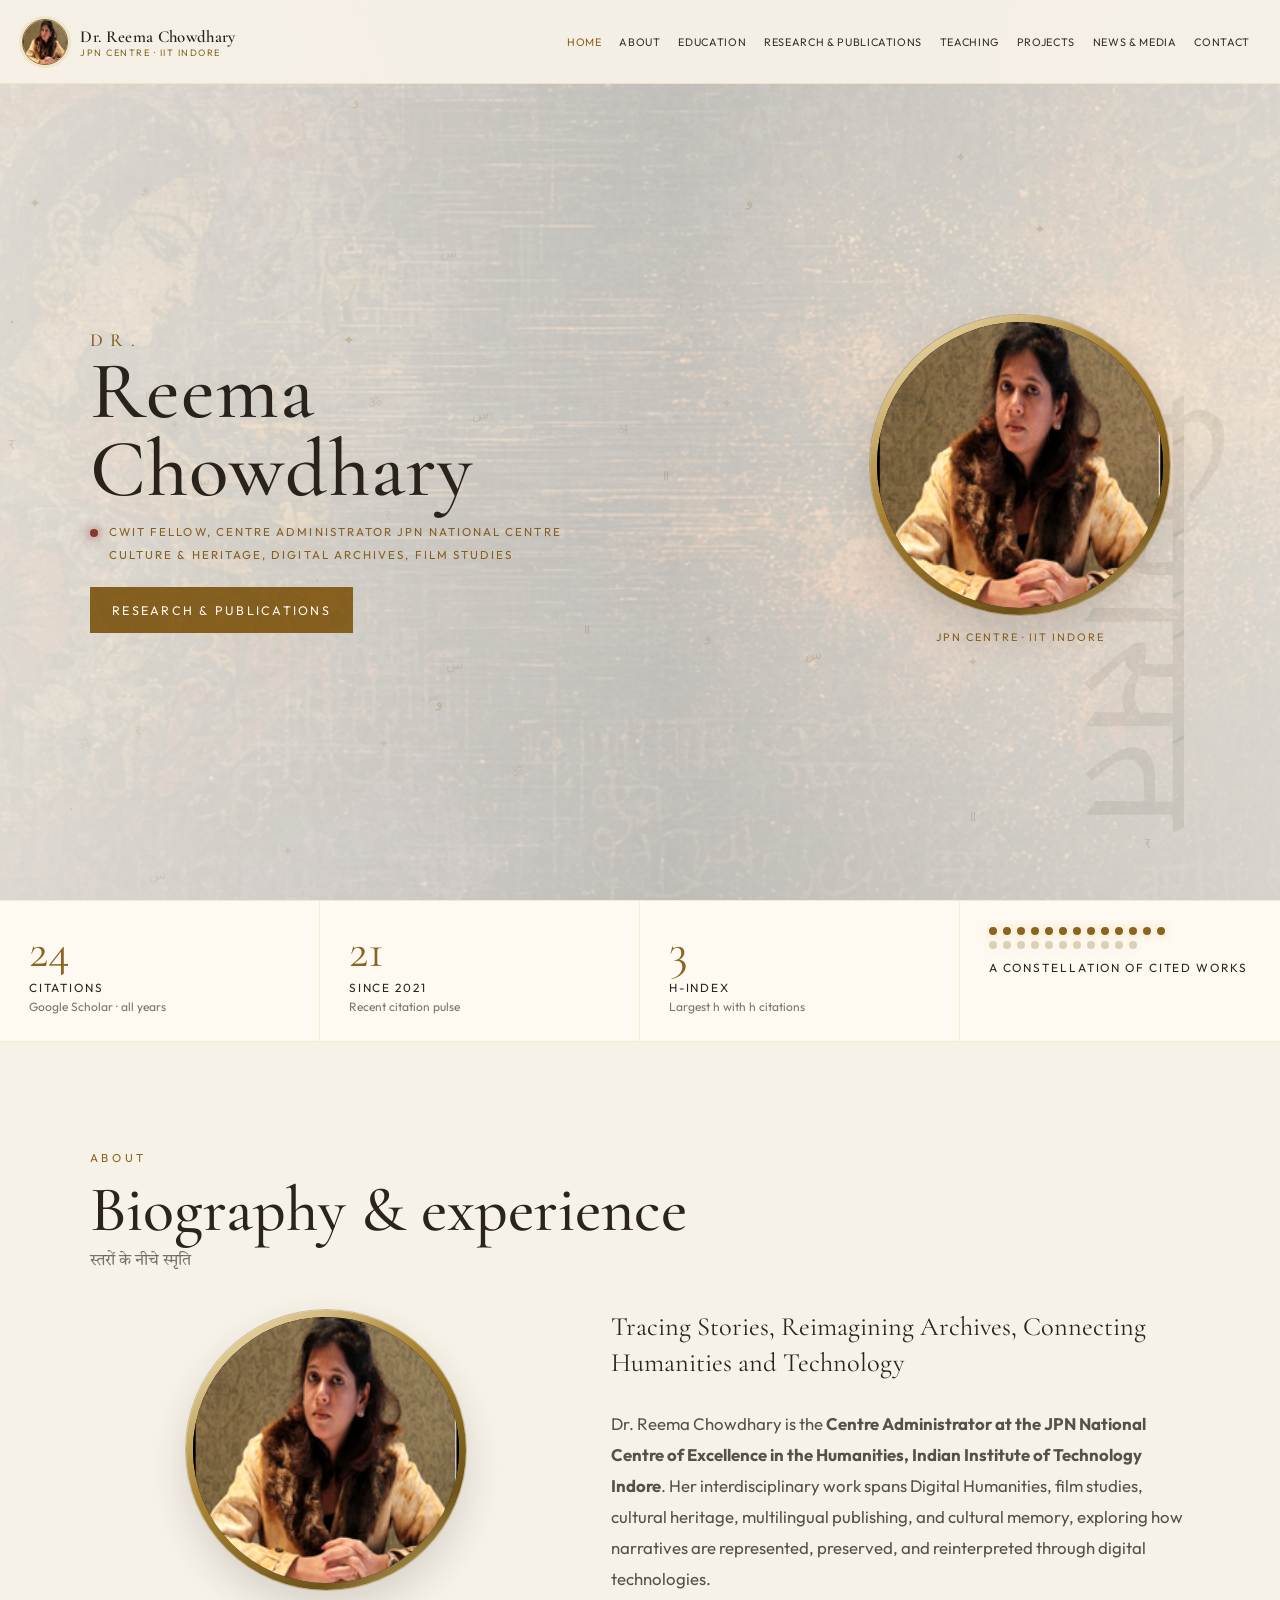
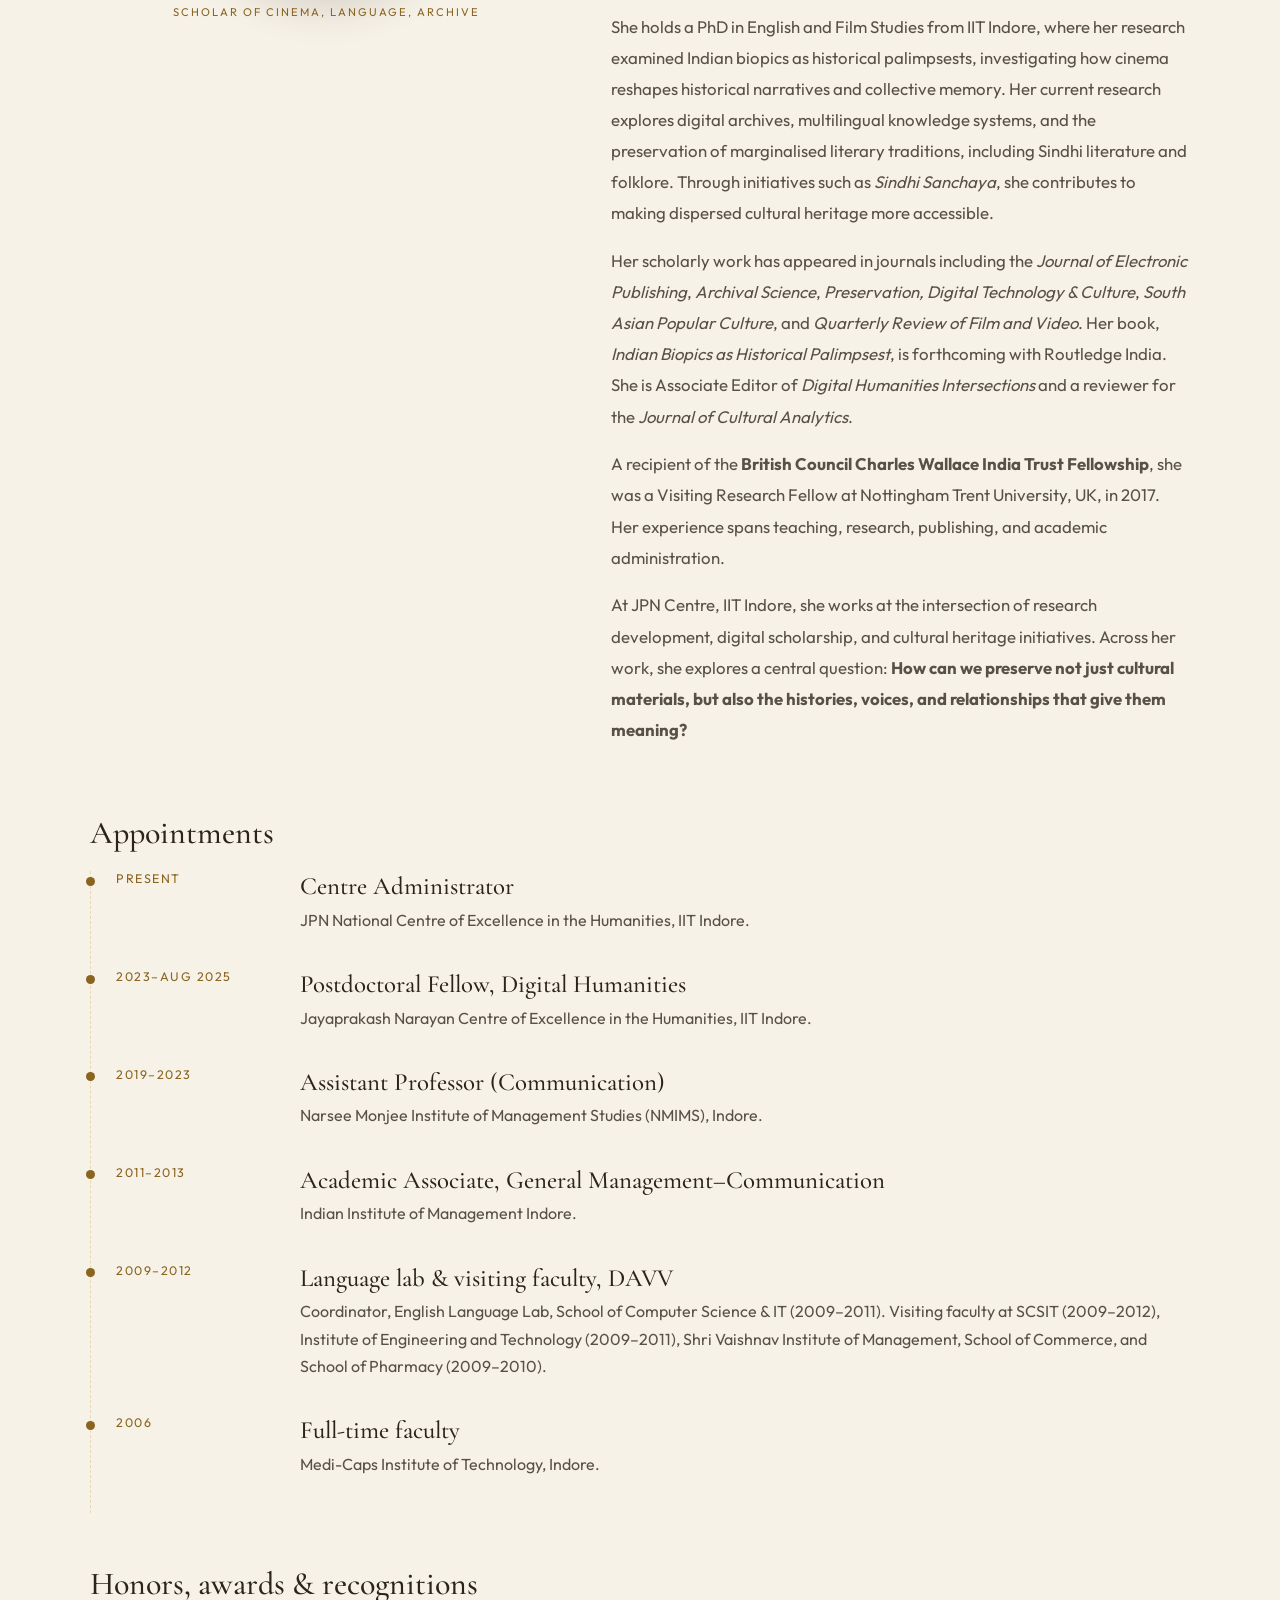
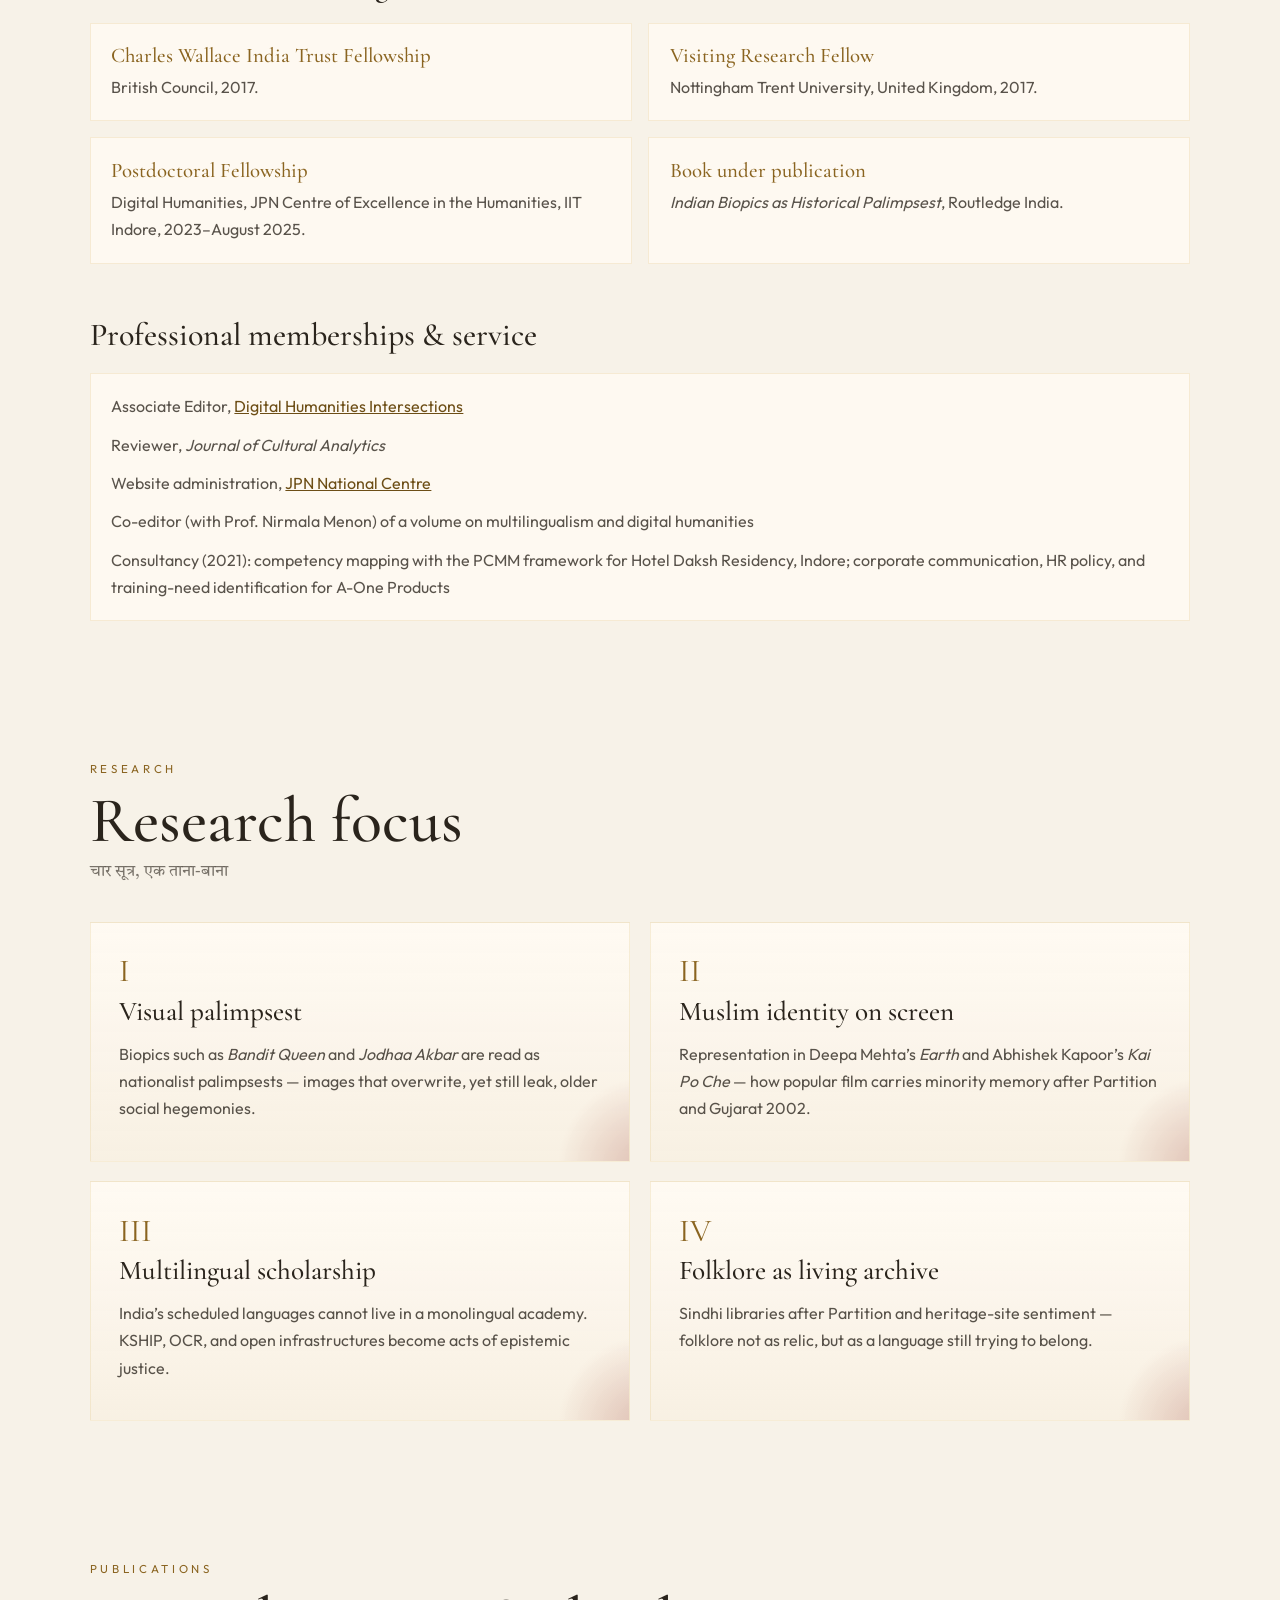
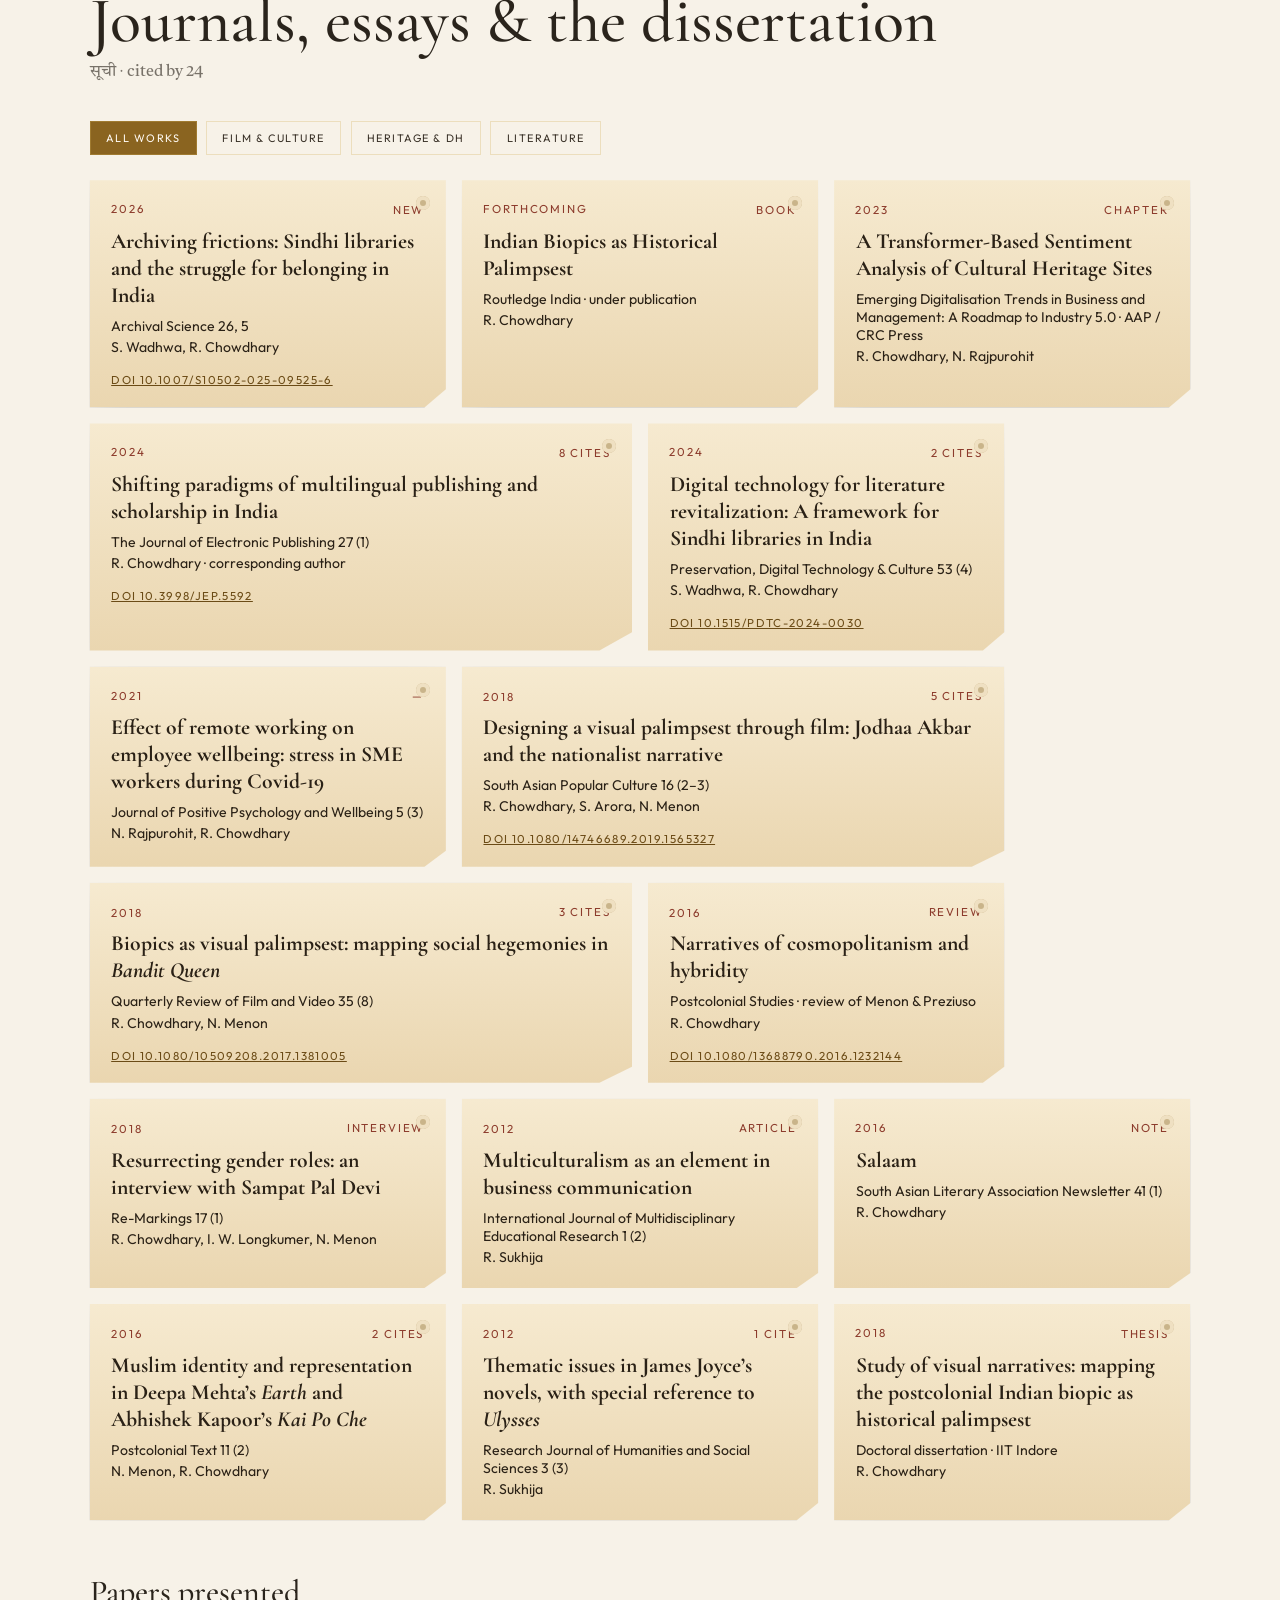
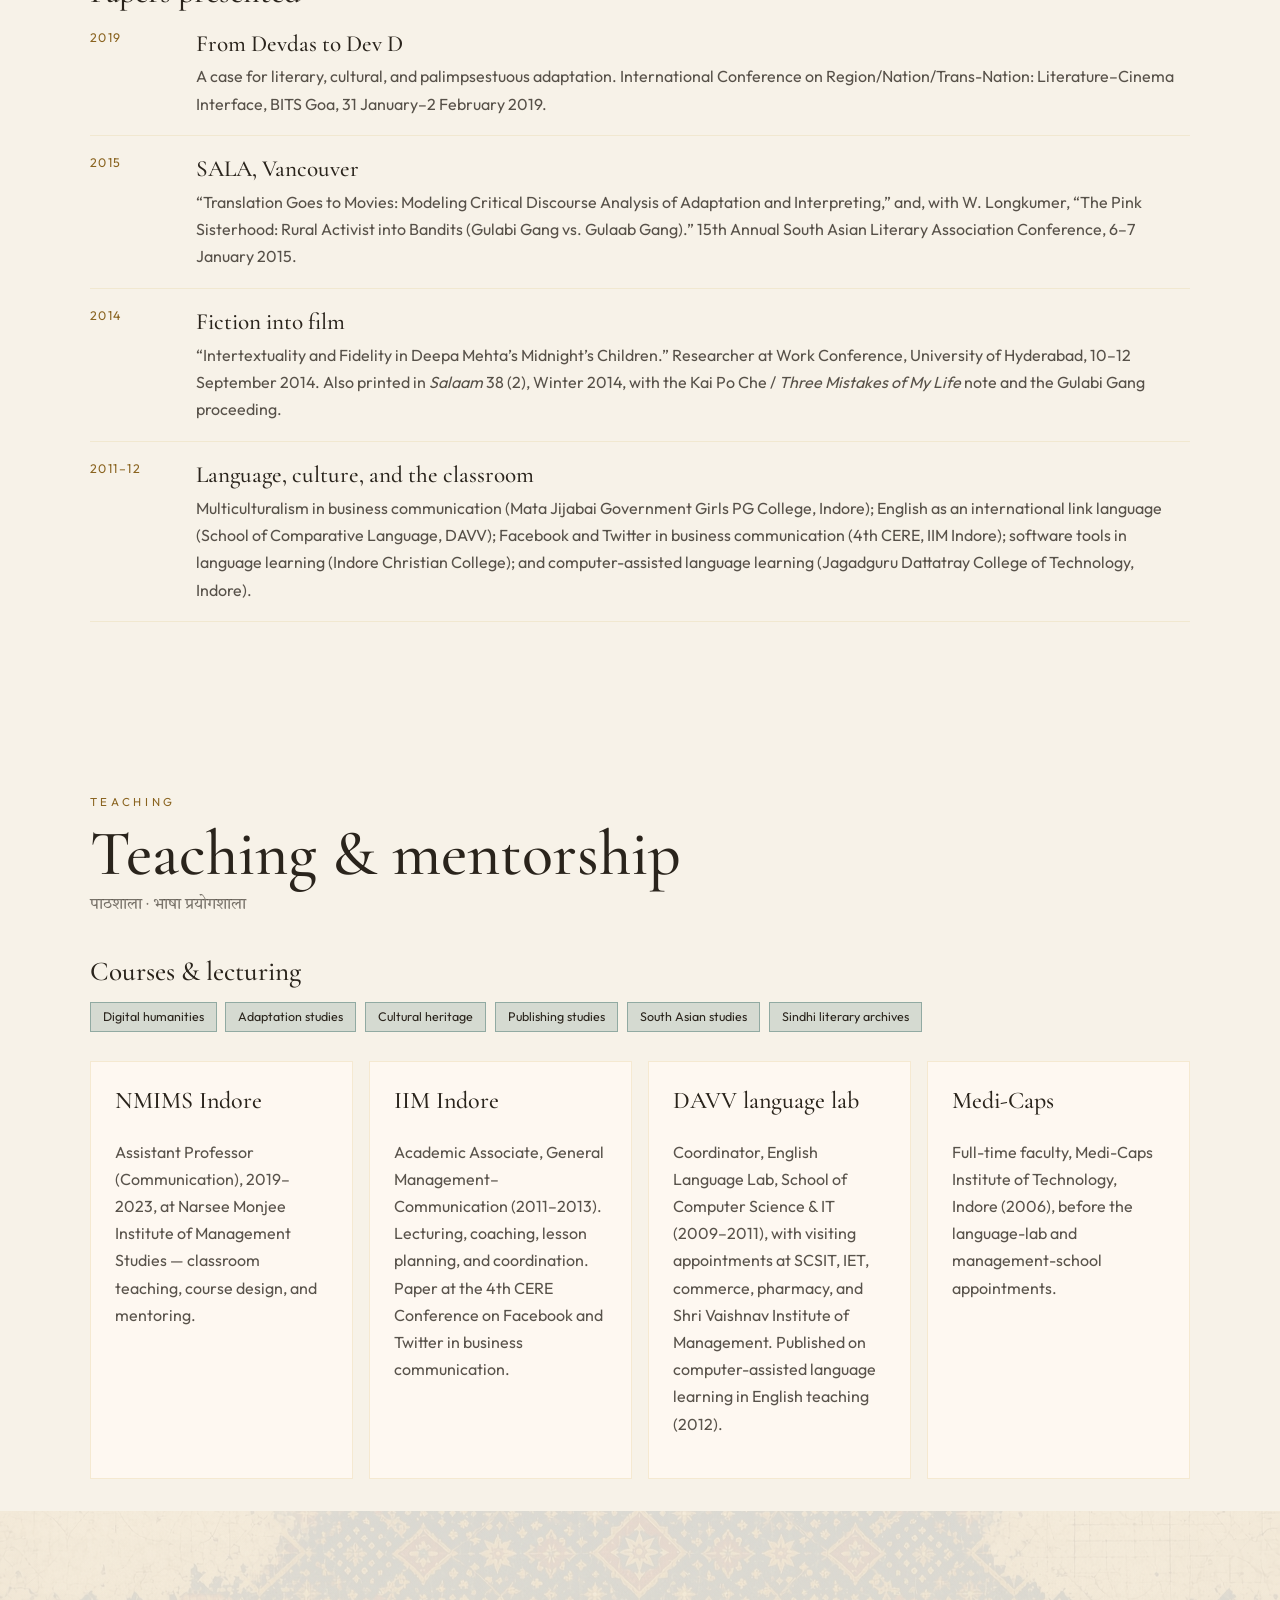
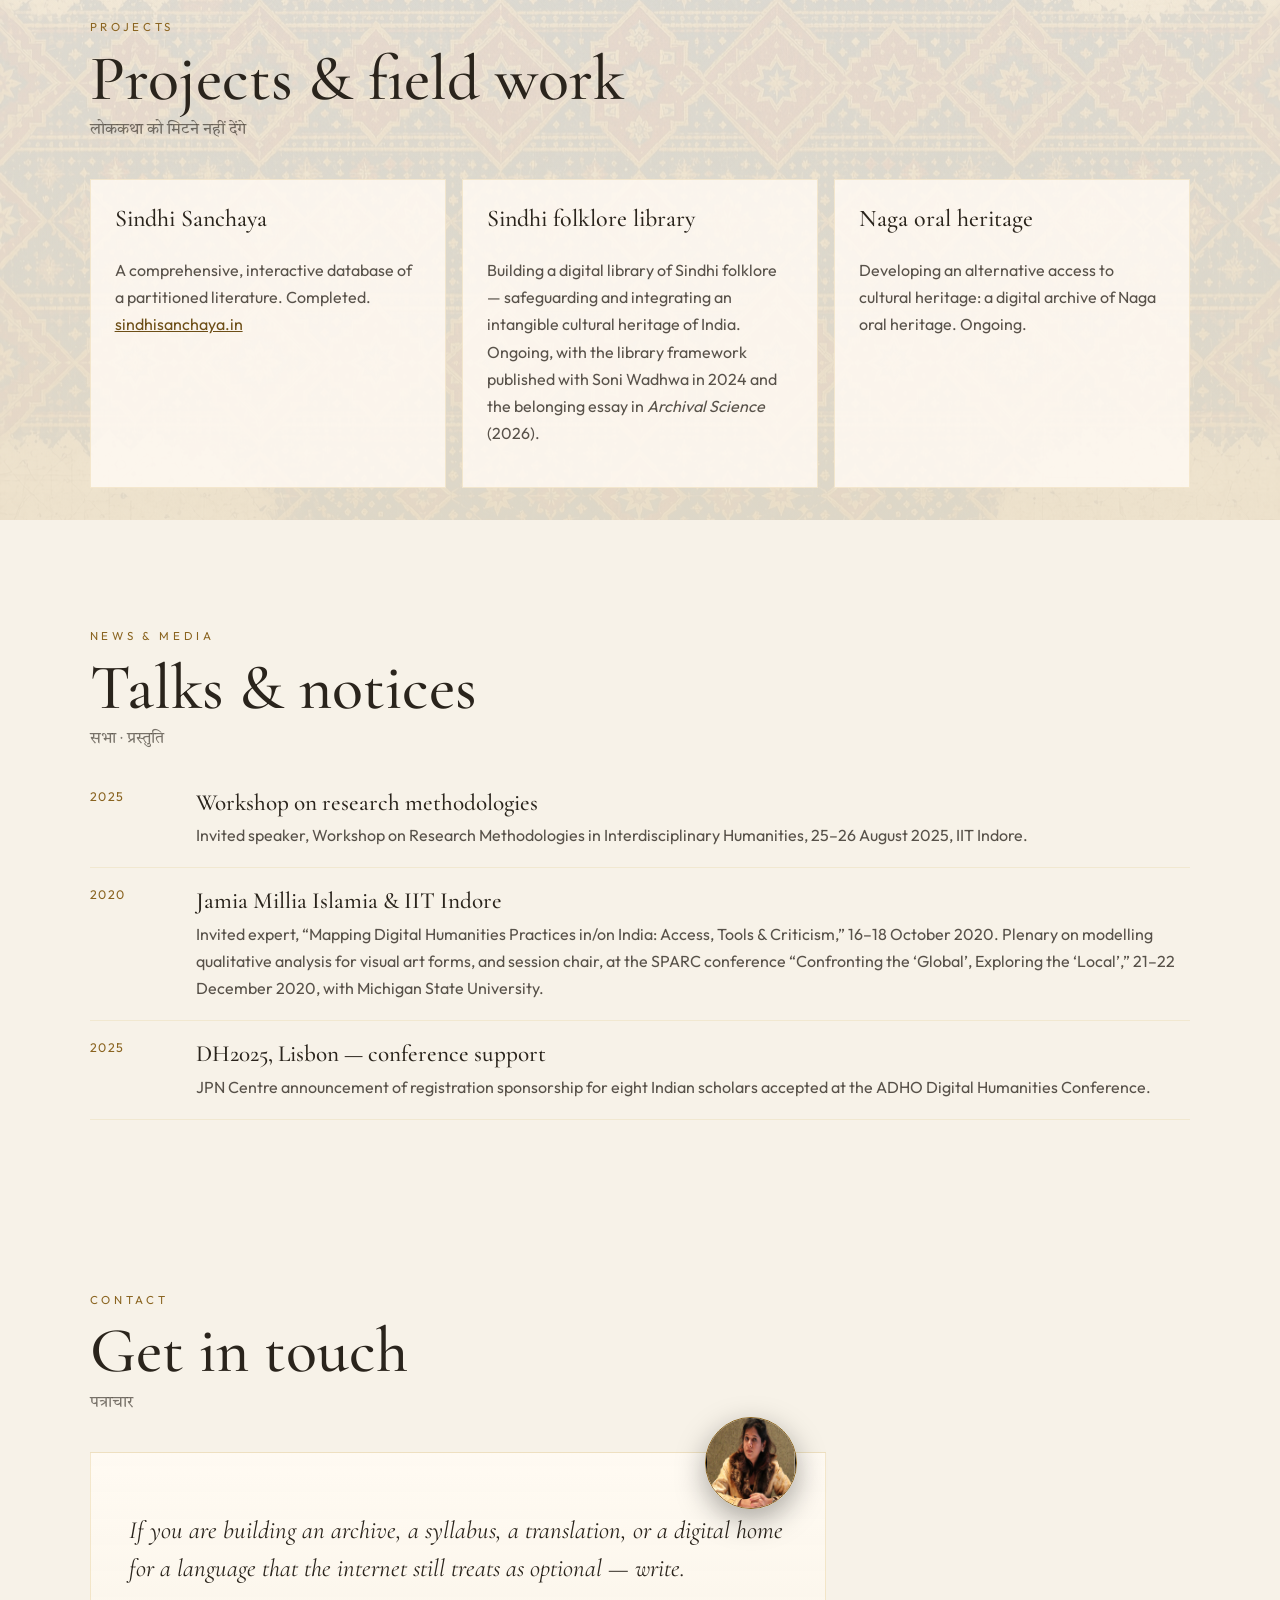
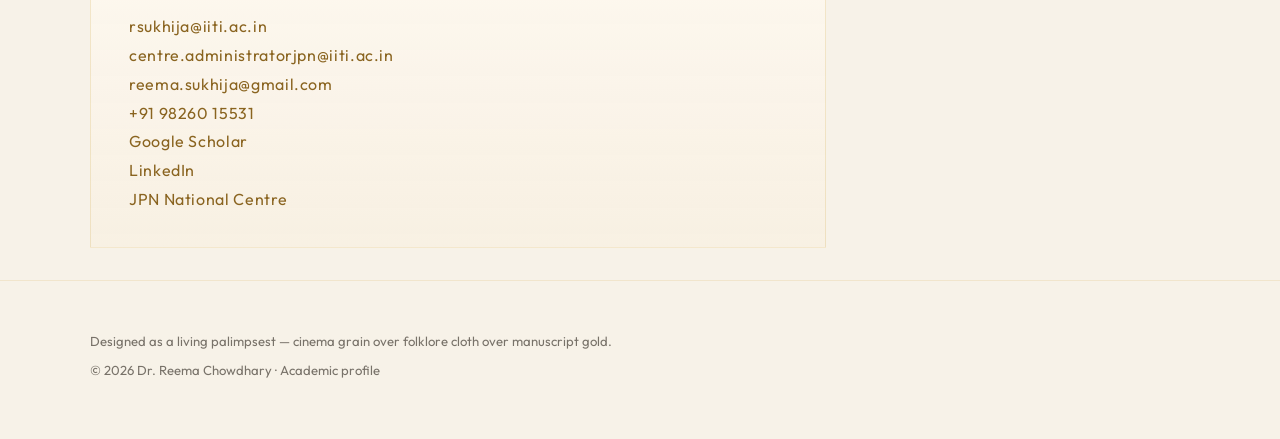
<file: index.html>
<!DOCTYPE html>
<html lang="en">
  <head>
    <meta charset="UTF-8" />
    <meta name="viewport" content="width=device-width, initial-scale=1.0" />
    <title>Dr. Reema Chowdhary · Humanities, Film &amp; Digital Heritage</title>
    <meta
      name="description"
      content="Academic profile of Dr. Reema Chowdhary — Centre Administrator at the JPN Centre, IIT Indore. Film studies, digital humanities, and cultural heritage."
    />
    <link rel="preconnect" href="https://fonts.googleapis.com" />
    <link rel="preconnect" href="https://fonts.gstatic.com" crossorigin />
    <link
      href="https://fonts.googleapis.com/css2?family=Cormorant+Garamond:ital,wght@0,400;0,500;0,600;0,700;1,400;1,500&family=Tiro+Devanagari+Hindi:ital@0;1&family=Outfit:wght@300;400;500;600&display=swap"
      rel="stylesheet"
    />
    <link rel="stylesheet" href="css/styles.css" />
  </head>
  <body>
    <div class="grain" aria-hidden="true"></div>
    <canvas id="dust" aria-hidden="true"></canvas>
    <div class="textile-wash" aria-hidden="true"></div>

    <header class="navbar" id="navbar">
      <a class="brand" href="#home">
        <img src="assets/reema.jpg" alt="Dr. Reema Chowdhary" />
        <span>
          <strong>Dr. Reema Chowdhary</strong>
          <small>JPN Centre · IIT Indore</small>
        </span>
      </a>

      <button class="menu-toggle" id="menuToggle" aria-label="Open menu" aria-expanded="false">
        <span></span><span></span>
      </button>

      <nav class="nav-links" id="navLinks" aria-label="Primary">
        <div class="nav-item has-drop">
          <a href="#home">Home</a>
          <div class="drop">
            <a href="#home">Overview</a>
            <a href="#highlights">Highlights</a>
          </div>
        </div>
        <div class="nav-item has-drop">
          <a href="#about">About</a>
          <div class="drop">
            <a href="#about">Biography &amp; Experience</a>
            <a href="#experience">Appointments</a>
            <a href="#honors">Honors &amp; Recognitions</a>
            <a href="#service">Memberships &amp; Service</a>
          </div>
        </div>
        <div class="nav-item">
          <a href="education.html">Education</a>
        </div>
        <div class="nav-item has-drop">
          <a href="#research">Research &amp; Publications</a>
          <div class="drop">
            <a href="#research">Research Focus</a>
            <a href="#publications">Journal Publications</a>
            <a href="#presentations">Papers Presented</a>
            <a href="#publications">Conference Papers &amp; Chapters</a>
            <a href="#projects">Research Lab / Ongoing Work</a>
          </div>
        </div>
        <div class="nav-item has-drop">
          <a href="#teaching">Teaching</a>
          <div class="drop">
            <a href="#courses">Courses &amp; Lecturing</a>
            <a href="#mentorship">Mentorship</a>
            <a href="#pedagogy">Pedagogical Practice</a>
          </div>
        </div>
        <div class="nav-item">
          <a href="#projects">Projects</a>
        </div>
        <div class="nav-item">
          <a href="#news">News &amp; Media</a>
        </div>
        <div class="nav-item">
          <a href="#contact">Contact</a>
        </div>
      </nav>
    </header>

    <main>
      <section class="hero" id="home">
        <div class="hero-bg" data-depth="0.18"></div>
        <div class="hero-overlay" data-depth="0.08"></div>
        <div class="hero-frame">
          <h1 class="hero-name">
            <span class="honorific">Dr.</span>
            <span class="given">Reema</span>
            <span class="surname">Chowdhary</span>
          </h1>
          <p class="hero-kicker">
            <span class="dot"></span>
            <span class="kicker-lines">
              <span>CWIT Fellow, Centre Administrator JPN National Centre</span>
              <span>Culture &amp; Heritage, Digital Archives, Film Studies</span>
            </span>
          </p>
          <div class="hero-actions">
            <a class="btn gold" href="https://scholar.google.com/citations?user=R5XHH7EAAAAJ&amp;hl=en" target="_blank" rel="noopener">Research &amp; Publications</a>
          </div>
        </div>
        <figure class="hero-portrait">
          <div class="portrait-ring">
            <img src="assets/reema.jpg" alt="Portrait of Dr. Reema Chowdhary" />
          </div>
          <figcaption>JPN Centre · IIT Indore</figcaption>
        </figure>
        <p class="hero-watermark" aria-hidden="true">विरासत</p>
      </section>

      <section class="metrics" id="highlights" aria-label="Google Scholar metrics">
        <div class="metric">
          <em>24</em>
          <span>Citations</span>
          <small>Google Scholar · all years</small>
        </div>
        <div class="metric">
          <em>21</em>
          <span>Since 2021</span>
          <small>Recent citation pulse</small>
        </div>
        <div class="metric">
          <em>3</em>
          <span>h-index</span>
          <small>Largest h with h citations</small>
        </div>
        <div class="metric constellation">
          <div class="stars" id="stars"></div>
          <span>A constellation of cited works</span>
        </div>
      </section>

      <section class="folio" id="about">
        <div class="folio-index">
          <span>About</span>
          <h2>Biography &amp; experience</h2>
          <p class="dev">स्तरों के नीचे स्मृति</p>
        </div>
        <div class="about-grid">
          <figure class="about-plate">
            <div class="portrait-ring">
              <img src="assets/reema.jpg" alt="Dr. Reema Chowdhary" />
            </div>
            <figcaption>Scholar of cinema, language, archive</figcaption>
          </figure>
          <div class="about-copy">
            <p class="bio-lead">Tracing Stories, Reimagining Archives, Connecting Humanities and Technology</p>
            <p>
              Dr. Reema Chowdhary is the <strong>Centre Administrator at the JPN National Centre of Excellence in the Humanities, Indian Institute of Technology Indore</strong>. Her interdisciplinary work spans Digital Humanities, film studies, cultural heritage, multilingual publishing, and cultural memory, exploring how narratives are represented, preserved, and reinterpreted through digital technologies.
            </p>
            <p>
              She holds a PhD in English and Film Studies from IIT Indore, where her research examined Indian biopics as historical palimpsests, investigating how cinema reshapes historical narratives and collective memory. Her current research explores digital archives, multilingual knowledge systems, and the preservation of marginalised literary traditions, including Sindhi literature and folklore. Through initiatives such as <em>Sindhi Sanchaya</em>, she contributes to making dispersed cultural heritage more accessible.
            </p>
            <p>
              Her scholarly work has appeared in journals including the <em>Journal of Electronic Publishing</em>, <em>Archival Science</em>, <em>Preservation, Digital Technology &amp; Culture</em>, <em>South Asian Popular Culture</em>, and <em>Quarterly Review of Film and Video</em>. Her book, <em>Indian Biopics as Historical Palimpsest</em>, is forthcoming with Routledge India. She is Associate Editor of <em>Digital Humanities Intersections</em> and a reviewer for the <em>Journal of Cultural Analytics</em>.
            </p>
            <p>
              A recipient of the <strong>British Council Charles Wallace India Trust Fellowship</strong>, she was a Visiting Research Fellow at Nottingham Trent University, UK, in 2017. Her experience spans teaching, research, publishing, and academic administration.
            </p>
            <p>
              At JPN Centre, IIT Indore, she works at the intersection of research development, digital scholarship, and cultural heritage initiatives. Across her work, she explores a central question: <strong>How can we preserve not just cultural materials, but also the histories, voices, and relationships that give them meaning?</strong>
            </p>
          </div>
        </div>

        <div class="split-block" id="experience">
          <h3>Appointments</h3>
          <ol class="path">
            <li>
              <time>Present</time>
              <div>
                <h3>Centre Administrator</h3>
                <p>JPN National Centre of Excellence in the Humanities, IIT Indore.</p>
              </div>
            </li>
            <li>
              <time>2023–Aug 2025</time>
              <div>
                <h3>Postdoctoral Fellow, Digital Humanities</h3>
                <p>Jayaprakash Narayan Centre of Excellence in the Humanities, IIT Indore.</p>
              </div>
            </li>
            <li>
              <time>2019–2023</time>
              <div>
                <h3>Assistant Professor (Communication)</h3>
                <p>Narsee Monjee Institute of Management Studies (NMIMS), Indore.</p>
              </div>
            </li>
            <li>
              <time>2011–2013</time>
              <div>
                <h3>Academic Associate, General Management–Communication</h3>
                <p>Indian Institute of Management Indore.</p>
              </div>
            </li>
            <li>
              <time>2009–2012</time>
              <div>
                <h3>Language lab &amp; visiting faculty, DAVV</h3>
                <p>Coordinator, English Language Lab, School of Computer Science &amp; IT (2009–2011). Visiting faculty at SCSIT (2009–2012), Institute of Engineering and Technology (2009–2011), Shri Vaishnav Institute of Management, School of Commerce, and School of Pharmacy (2009–2010).</p>
              </div>
            </li>
            <li>
              <time>2006</time>
              <div>
                <h3>Full-time faculty</h3>
                <p>Medi-Caps Institute of Technology, Indore.</p>
              </div>
            </li>
          </ol>
        </div>

        <div class="split-block" id="honors">
          <h3>Honors, awards &amp; recognitions</h3>
          <div class="honor-grid">
            <article>
              <h4>Charles Wallace India Trust Fellowship</h4>
              <p>British Council, 2017.</p>
            </article>
            <article>
              <h4>Visiting Research Fellow</h4>
              <p>Nottingham Trent University, United Kingdom, 2017.</p>
            </article>
            <article>
              <h4>Postdoctoral Fellowship</h4>
              <p>Digital Humanities, JPN Centre of Excellence in the Humanities, IIT Indore, 2023–August 2025.</p>
            </article>
            <article>
              <h4>Book under publication</h4>
              <p><cite>Indian Biopics as Historical Palimpsest</cite>, Routledge India.</p>
            </article>
          </div>
        </div>

        <div class="split-block" id="service">
          <h3>Professional memberships &amp; service</h3>
          <ul class="plain-list">
            <li>Associate Editor, <a href="https://dhi.iiti.ac.in/index.php/dhjournal/about/editorialTeam" target="_blank" rel="noopener">Digital Humanities Intersections</a></li>
            <li>Reviewer, <em>Journal of Cultural Analytics</em></li>
            <li>Website administration, <a href="https://jpnnationalcentre.com/" target="_blank" rel="noopener">JPN National Centre</a></li>
            <li>Co-editor (with Prof. Nirmala Menon) of a volume on multilingualism and digital humanities</li>
            <li>Consultancy (2021): competency mapping with the PCMM framework for Hotel Daksh Residency, Indore; corporate communication, HR policy, and training-need identification for A-One Products</li>
          </ul>
        </div>
      </section>

      <section class="folio" id="research">
        <div class="folio-index">
          <span>Research</span>
          <h2>Research focus</h2>
          <p class="dev">चार सूत्र, एक ताना-बाना</p>
        </div>
        <div class="threads">
          <article class="thread">
            <span class="thread-no">I</span>
            <h3>Visual palimpsest</h3>
            <p>
              Biopics such as <em>Bandit Queen</em> and <em>Jodhaa Akbar</em> are read as nationalist
              palimpsests — images that overwrite, yet still leak, older social hegemonies.
            </p>
          </article>
          <article class="thread">
            <span class="thread-no">II</span>
            <h3>Muslim identity on screen</h3>
            <p>
              Representation in Deepa Mehta’s <em>Earth</em> and Abhishek Kapoor’s <em>Kai Po Che</em> —
              how popular film carries minority memory after Partition and Gujarat 2002.
            </p>
          </article>
          <article class="thread">
            <span class="thread-no">III</span>
            <h3>Multilingual scholarship</h3>
            <p>
              India’s scheduled languages cannot live in a monolingual academy. KSHIP, OCR, and open
              infrastructures become acts of epistemic justice.
            </p>
          </article>
          <article class="thread">
            <span class="thread-no">IV</span>
            <h3>Folklore as living archive</h3>
            <p>
              Sindhi libraries after Partition and heritage-site sentiment — folklore not as relic,
              but as a language still trying to belong.
            </p>
          </article>
        </div>
      </section>

      <section class="folio" id="publications">
        <div class="folio-index">
          <span>Publications</span>
          <h2>Journals, essays &amp; the dissertation</h2>
          <p class="dev">सूची · cited by 24</p>
        </div>
        <div class="works-toolbar">
          <button class="filter is-on" data-filter="all">All works</button>
          <button class="filter" data-filter="film">Film &amp; culture</button>
          <button class="filter" data-filter="heritage">Heritage &amp; DH</button>
          <button class="filter" data-filter="lit">Literature</button>
        </div>
        <div class="catalogue" id="catalogue">
          <article class="card" data-kind="heritage" style="--i: 1">
            <header><span class="year">2026</span><span class="cites">new</span></header>
            <h3>Archiving frictions: Sindhi libraries and the struggle for belonging in India</h3>
            <p class="venue">Archival Science 26, 5</p>
            <p class="authors">S. Wadhwa, R. Chowdhary</p>
            <a class="card-link" href="https://doi.org/10.1007/s10502-025-09525-6" target="_blank" rel="noopener">DOI 10.1007/s10502-025-09525-6</a>
          </article>
          <article class="card" data-kind="film" style="--i: 2">
            <header><span class="year">Forthcoming</span><span class="cites">book</span></header>
            <h3>Indian Biopics as Historical Palimpsest</h3>
            <p class="venue">Routledge India · under publication</p>
            <p class="authors">R. Chowdhary</p>
          </article>
          <article class="card" data-kind="heritage" style="--i: 2">
            <header><span class="year">2023</span><span class="cites">chapter</span></header>
            <h3>A Transformer-Based Sentiment Analysis of Cultural Heritage Sites</h3>
            <p class="venue">Emerging Digitalisation Trends in Business and Management: A Roadmap to Industry 5.0 · AAP / CRC Press</p>
            <p class="authors">R. Chowdhary, N. Rajpurohit</p>
          </article>
          <article class="card featured" data-kind="heritage" style="--i: 3">
            <header><span class="year">2024</span><span class="cites">8 cites</span></header>
            <h3>Shifting paradigms of multilingual publishing and scholarship in India</h3>
            <p class="venue">The Journal of Electronic Publishing 27 (1)</p>
            <p class="authors">R. Chowdhary · corresponding author</p>
            <a class="card-link" href="https://doi.org/10.3998/jep.5592" target="_blank" rel="noopener">DOI 10.3998/jep.5592</a>
          </article>
          <article class="card" data-kind="heritage" style="--i: 4">
            <header><span class="year">2024</span><span class="cites">2 cites</span></header>
            <h3>Digital technology for literature revitalization: A framework for Sindhi libraries in India</h3>
            <p class="venue">Preservation, Digital Technology &amp; Culture 53 (4)</p>
            <p class="authors">S. Wadhwa, R. Chowdhary</p>
            <a class="card-link" href="https://doi.org/10.1515/pdtc-2024-0030" target="_blank" rel="noopener">DOI 10.1515/pdtc-2024-0030</a>
          </article>
          <article class="card" data-kind="heritage" style="--i: 5">
            <header><span class="year">2021</span><span class="cites">—</span></header>
            <h3>Effect of remote working on employee wellbeing: stress in SME workers during Covid-19</h3>
            <p class="venue">Journal of Positive Psychology and Wellbeing 5 (3)</p>
            <p class="authors">N. Rajpurohit, R. Chowdhary</p>
          </article>
          <article class="card featured" data-kind="film" style="--i: 6">
            <header><span class="year">2018</span><span class="cites">5 cites</span></header>
            <h3>Designing a visual palimpsest through film: Jodhaa Akbar and the nationalist narrative</h3>
            <p class="venue">South Asian Popular Culture 16 (2–3)</p>
            <p class="authors">R. Chowdhary, S. Arora, N. Menon</p>
            <a class="card-link" href="https://doi.org/10.1080/14746689.2019.1565327" target="_blank" rel="noopener">DOI 10.1080/14746689.2019.1565327</a>
          </article>
          <article class="card featured" data-kind="film" style="--i: 7">
            <header><span class="year">2018</span><span class="cites">3 cites</span></header>
            <h3>Biopics as visual palimpsest: mapping social hegemonies in <em>Bandit Queen</em></h3>
            <p class="venue">Quarterly Review of Film and Video 35 (8)</p>
            <p class="authors">R. Chowdhary, N. Menon</p>
            <a class="card-link" href="https://doi.org/10.1080/10509208.2017.1381005" target="_blank" rel="noopener">DOI 10.1080/10509208.2017.1381005</a>
          </article>
          <article class="card" data-kind="film" style="--i: 8">
            <header><span class="year">2016</span><span class="cites">review</span></header>
            <h3>Narratives of cosmopolitanism and hybridity</h3>
            <p class="venue">Postcolonial Studies · review of Menon &amp; Preziuso</p>
            <p class="authors">R. Chowdhary</p>
            <a class="card-link" href="https://doi.org/10.1080/13688790.2016.1232144" target="_blank" rel="noopener">DOI 10.1080/13688790.2016.1232144</a>
          </article>
          <article class="card" data-kind="film" style="--i: 8">
            <header><span class="year">2018</span><span class="cites">interview</span></header>
            <h3>Resurrecting gender roles: an interview with Sampat Pal Devi</h3>
            <p class="venue">Re-Markings 17 (1)</p>
            <p class="authors">R. Chowdhary, I. W. Longkumer, N. Menon</p>
          </article>
          <article class="card" data-kind="lit" style="--i: 8">
            <header><span class="year">2012</span><span class="cites">article</span></header>
            <h3>Multiculturalism as an element in business communication</h3>
            <p class="venue">International Journal of Multidisciplinary Educational Research 1 (2)</p>
            <p class="authors">R. Sukhija</p>
          </article>
          <article class="card" data-kind="film" style="--i: 8">
            <header><span class="year">2016</span><span class="cites">note</span></header>
            <h3>Salaam</h3>
            <p class="venue">South Asian Literary Association Newsletter 41 (1)</p>
            <p class="authors">R. Chowdhary</p>
          </article>
          <article class="card" data-kind="film" style="--i: 9">
            <header><span class="year">2016</span><span class="cites">2 cites</span></header>
            <h3>Muslim identity and representation in Deepa Mehta’s <em>Earth</em> and Abhishek Kapoor’s <em>Kai Po Che</em></h3>
            <p class="venue">Postcolonial Text 11 (2)</p>
            <p class="authors">N. Menon, R. Chowdhary</p>
          </article>
          <article class="card" data-kind="lit" style="--i: 10">
            <header><span class="year">2012</span><span class="cites">1 cite</span></header>
            <h3>Thematic issues in James Joyce’s novels, with special reference to <em>Ulysses</em></h3>
            <p class="venue">Research Journal of Humanities and Social Sciences 3 (3)</p>
            <p class="authors">R. Sukhija</p>
          </article>
          <article class="card" data-kind="film" style="--i: 12">
            <header><span class="year">2018</span><span class="cites">thesis</span></header>
            <h3>Study of visual narratives: mapping the postcolonial Indian biopic as historical palimpsest</h3>
            <p class="venue">Doctoral dissertation · IIT Indore</p>
            <p class="authors">R. Chowdhary</p>
          </article>
        </div>
        <div class="split-block" id="presentations">
          <h3>Papers presented</h3>
          <div class="news-list">
            <article>
              <time>2019</time>
              <div>
                <h3>From Devdas to Dev D</h3>
                <p>A case for literary, cultural, and palimpsestuous adaptation. International Conference on Region/Nation/Trans-Nation: Literature–Cinema Interface, BITS Goa, 31 January–2 February 2019.</p>
              </div>
            </article>
            <article>
              <time>2015</time>
              <div>
                <h3>SALA, Vancouver</h3>
                <p>“Translation Goes to Movies: Modeling Critical Discourse Analysis of Adaptation and Interpreting,” and, with W. Longkumer, “The Pink Sisterhood: Rural Activist into Bandits (Gulabi Gang vs. Gulaab Gang).” 15th Annual South Asian Literary Association Conference, 6–7 January 2015.</p>
              </div>
            </article>
            <article>
              <time>2014</time>
              <div>
                <h3>Fiction into film</h3>
                <p>“Intertextuality and Fidelity in Deepa Mehta’s Midnight’s Children.” Researcher at Work Conference, University of Hyderabad, 10–12 September 2014. Also printed in <em>Salaam</em> 38 (2), Winter 2014, with the Kai Po Che / <em>Three Mistakes of My Life</em> note and the Gulabi Gang proceeding.</p>
              </div>
            </article>
            <article>
              <time>2011–12</time>
              <div>
                <h3>Language, culture, and the classroom</h3>
                <p>Multiculturalism in business communication (Mata Jijabai Government Girls PG College, Indore); English as an international link language (School of Comparative Language, DAVV); Facebook and Twitter in business communication (4th CERE, IIM Indore); software tools in language learning (Indore Christian College); and computer-assisted language learning (Jagadguru Dattatray College of Technology, Indore).</p>
              </div>
            </article>
          </div>
        </div>
      </section>

      <section class="folio" id="teaching">
        <div class="folio-index">
          <span>Teaching</span>
          <h2>Teaching &amp; mentorship</h2>
          <p class="dev">पाठशाला · भाषा प्रयोगशाला</p>
        </div>
        <div class="courses-block" id="courses">
          <h3>Courses &amp; lecturing</h3>
          <ul class="chips">
            <li>Digital humanities</li>
            <li>Adaptation studies</li>
            <li>Cultural heritage</li>
            <li>Publishing studies</li>
            <li>South Asian studies</li>
            <li>Sindhi literary archives</li>
          </ul>
        </div>
        <div class="heritage-grid">
          <article>
            <h3>NMIMS Indore</h3>
            <p>Assistant Professor (Communication), 2019–2023, at Narsee Monjee Institute of Management Studies — classroom teaching, course design, and mentoring.</p>
          </article>
          <article id="mentorship">
            <h3>IIM Indore</h3>
            <p>Academic Associate, General Management–Communication (2011–2013). Lecturing, coaching, lesson planning, and coordination. Paper at the 4th CERE Conference on Facebook and Twitter in business communication.</p>
          </article>
          <article id="pedagogy">
            <h3>DAVV language lab</h3>
            <p>Coordinator, English Language Lab, School of Computer Science &amp; IT (2009–2011), with visiting appointments at SCSIT, IET, commerce, pharmacy, and Shri Vaishnav Institute of Management. Published on computer-assisted language learning in English teaching (2012).</p>
          </article>
          <article>
            <h3>Medi-Caps</h3>
            <p>Full-time faculty, Medi-Caps Institute of Technology, Indore (2006), before the language-lab and management-school appointments.</p>
          </article>
        </div>
      </section>

      <section class="folio heritage" id="projects">
        <div class="folio-index">
          <span>Projects</span>
          <h2>Projects &amp; field work</h2>
          <p class="dev">लोककथा को मिटने नहीं देंगे</p>
        </div>
        <div class="heritage-grid cols-3" id="collaborations">
          <article>
            <h3>Sindhi Sanchaya</h3>
            <p>A comprehensive, interactive database of a partitioned literature. Completed. <a href="https://www.sindhisanchaya.in/" target="_blank" rel="noopener">sindhisanchaya.in</a></p>
          </article>
          <article>
            <h3>Sindhi folklore library</h3>
            <p>Building a digital library of Sindhi folklore — safeguarding and integrating an intangible cultural heritage of India. Ongoing, with the library framework published with Soni Wadhwa in 2024 and the belonging essay in <em>Archival Science</em> (2026).</p>
          </article>
          <article>
            <h3>Naga oral heritage</h3>
            <p>Developing an alternative access to cultural heritage: a digital archive of Naga oral heritage. Ongoing.</p>
          </article>
        </div>
      </section>

      <section class="folio" id="news">
        <div class="folio-index">
          <span>News &amp; media</span>
          <h2>Talks &amp; notices</h2>
          <p class="dev">सभा · प्रस्तुति</p>
        </div>
        <div class="news-list">
          <article>
            <time>2025</time>
            <div>
              <h3>Workshop on research methodologies</h3>
              <p>Invited speaker, Workshop on Research Methodologies in Interdisciplinary Humanities, 25–26 August 2025, IIT Indore.</p>
            </div>
          </article>
          <article>
            <time>2020</time>
            <div>
              <h3>Jamia Millia Islamia &amp; IIT Indore</h3>
              <p>Invited expert, “Mapping Digital Humanities Practices in/on India: Access, Tools &amp; Criticism,” 16–18 October 2020. Plenary on modelling qualitative analysis for visual art forms, and session chair, at the SPARC conference “Confronting the ‘Global’, Exploring the ‘Local’,” 21–22 December 2020, with Michigan State University.</p>
            </div>
          </article>
          <article>
            <time>2025</time>
            <div>
              <h3>DH2025, Lisbon — conference support</h3>
              <p>JPN Centre announcement of registration sponsorship for eight Indian scholars accepted at the ADHO Digital Humanities Conference.</p>
            </div>
          </article>
        </div>
      </section>

      <section class="folio letter" id="contact">
        <div class="folio-index">
          <span>Contact</span>
          <h2>Get in touch</h2>
          <p class="dev">पत्राचार</p>
        </div>
        <div class="contact-grid">
          <div class="letter-wrap">
            <img class="letter-seal" src="assets/reema.jpg" alt="Dr. Reema Chowdhary" />
            <blockquote>
              If you are building an archive, a syllabus, a translation, or a digital home for a
              language that the internet still treats as optional — write.
            </blockquote>
            <div class="contacts">
              <a href="mailto:rsukhija@iiti.ac.in">rsukhija@iiti.ac.in</a>
              <a href="mailto:centre.administratorjpn@iiti.ac.in">centre.administratorjpn@iiti.ac.in</a>
              <a href="mailto:reema.sukhija@gmail.com">reema.sukhija@gmail.com</a>
              <a href="tel:+919826015531">+91 98260 15531</a>
              <a href="https://scholar.google.com/citations?hl=en&user=R5XHH7EAAAAJ" target="_blank" rel="noopener">Google Scholar</a>
              <a href="https://www.linkedin.com/in/dr-reema-chowdhary-259bab33/" target="_blank" rel="noopener">LinkedIn</a>
              <a href="https://jpnnationalcentre.iiti.ac.in/" target="_blank" rel="noopener">JPN National Centre</a>
            </div>
          </div>
        </div>
      </section>
    </main>

    <footer class="colophon">
      <p>Designed as a living palimpsest — cinema grain over folklore cloth over manuscript gold.</p>
      <p>© <span id="year"></span> Dr. Reema Chowdhary · Academic profile</p>
    </footer>

    <script src="js/main.js"></script>
  </body>
</html>
</file>
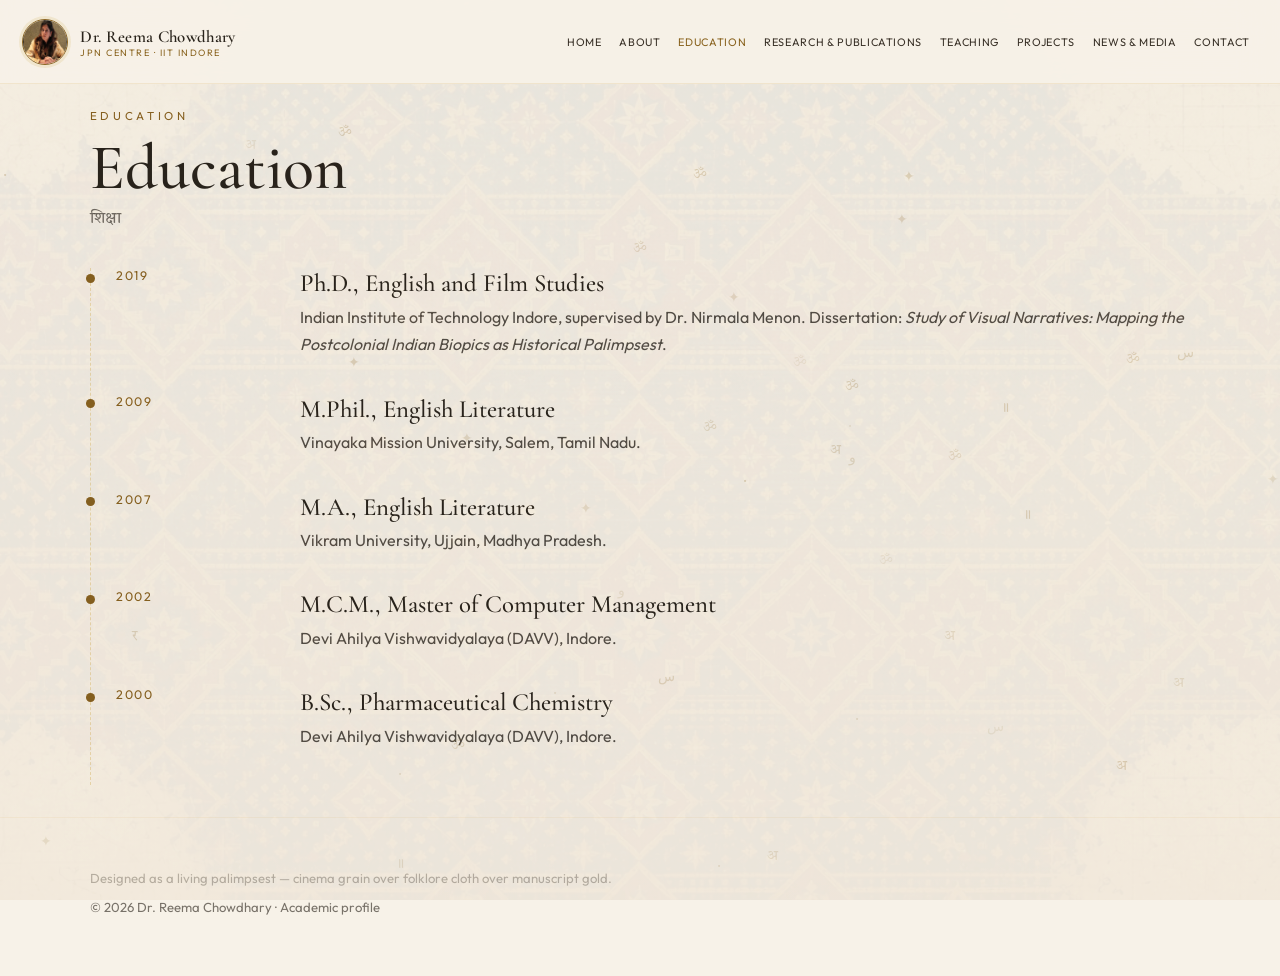
<file: education.html>
<!DOCTYPE html>
<html lang="en">
  <head>
    <meta charset="UTF-8" />
    <meta name="viewport" content="width=device-width, initial-scale=1.0" />
    <title>Education · Dr. Reema Chowdhary</title>
    <meta
      name="description"
      content="Education of Dr. Reema Chowdhary — Ph.D. in English and Film Studies, IIT Indore."
    />
    <link rel="preconnect" href="https://fonts.googleapis.com" />
    <link rel="preconnect" href="https://fonts.gstatic.com" crossorigin />
    <link
      href="https://fonts.googleapis.com/css2?family=Cormorant+Garamond:ital,wght@0,400;0,500;0,600;0,700;1,400;1,500&family=Tiro+Devanagari+Hindi:ital@0;1&family=Outfit:wght@300;400;500;600&display=swap"
      rel="stylesheet"
    />
    <link rel="stylesheet" href="css/styles.css" />
  </head>
  <body>
    <div class="grain" aria-hidden="true"></div>
    <canvas id="dust" aria-hidden="true"></canvas>
    <div class="textile-wash" aria-hidden="true"></div>

    <header class="navbar" id="navbar">
      <a class="brand" href="index.html#home">
        <img src="assets/reema.jpg" alt="Dr. Reema Chowdhary" />
        <span>
          <strong>Dr. Reema Chowdhary</strong>
          <small>JPN Centre · IIT Indore</small>
        </span>
      </a>

      <button class="menu-toggle" id="menuToggle" aria-label="Open menu" aria-expanded="false">
        <span></span><span></span>
      </button>

      <nav class="nav-links" id="navLinks" aria-label="Primary">
        <div class="nav-item has-drop">
          <a href="index.html#home">Home</a>
          <div class="drop">
            <a href="index.html#home">Overview</a>
            <a href="index.html#highlights">Highlights</a>
          </div>
        </div>
        <div class="nav-item has-drop">
          <a href="index.html#about">About</a>
          <div class="drop">
            <a href="index.html#about">Biography &amp; Experience</a>
            <a href="index.html#experience">Appointments</a>
            <a href="index.html#honors">Honors &amp; Recognitions</a>
            <a href="index.html#service">Memberships &amp; Service</a>
          </div>
        </div>
        <div class="nav-item">
          <a class="is-on" href="education.html">Education</a>
        </div>
        <div class="nav-item has-drop">
          <a href="index.html#research">Research &amp; Publications</a>
          <div class="drop">
            <a href="index.html#research">Research Focus</a>
            <a href="index.html#publications">Journal Publications</a>
            <a href="index.html#presentations">Papers Presented</a>
            <a href="index.html#publications">Conference Papers &amp; Chapters</a>
            <a href="index.html#projects">Research Lab / Ongoing Work</a>
          </div>
        </div>
        <div class="nav-item has-drop">
          <a href="index.html#teaching">Teaching</a>
          <div class="drop">
            <a href="index.html#courses">Courses &amp; Lecturing</a>
            <a href="index.html#mentorship">Mentorship</a>
            <a href="index.html#pedagogy">Pedagogical Practice</a>
          </div>
        </div>
        <div class="nav-item">
          <a href="index.html#projects">Projects</a>
        </div>
        <div class="nav-item">
          <a href="index.html#news">News &amp; Media</a>
        </div>
        <div class="nav-item">
          <a href="index.html#contact">Contact</a>
        </div>
      </nav>
    </header>

    <main>
      <section class="folio" id="education">
        <div class="folio-index">
          <span>Education</span>
          <h2>Education</h2>
          <p class="dev">शिक्षा</p>
        </div>
        <ol class="path">
          <li>
            <time>2019</time>
            <div>
              <h3>Ph.D., English and Film Studies</h3>
              <p>Indian Institute of Technology Indore, supervised by Dr. Nirmala Menon. Dissertation: <cite>Study of Visual Narratives: Mapping the Postcolonial Indian Biopics as Historical Palimpsest</cite>.</p>
            </div>
          </li>
          <li>
            <time>2009</time>
            <div>
              <h3>M.Phil., English Literature</h3>
              <p>Vinayaka Mission University, Salem, Tamil Nadu.</p>
            </div>
          </li>
          <li>
            <time>2007</time>
            <div>
              <h3>M.A., English Literature</h3>
              <p>Vikram University, Ujjain, Madhya Pradesh.</p>
            </div>
          </li>
          <li>
            <time>2002</time>
            <div>
              <h3>M.C.M., Master of Computer Management</h3>
              <p>Devi Ahilya Vishwavidyalaya (DAVV), Indore.</p>
            </div>
          </li>
          <li>
            <time>2000</time>
            <div>
              <h3>B.Sc., Pharmaceutical Chemistry</h3>
              <p>Devi Ahilya Vishwavidyalaya (DAVV), Indore.</p>
            </div>
          </li>
        </ol>
      </section>
    </main>

    <footer class="colophon">
      <p>Designed as a living palimpsest — cinema grain over folklore cloth over manuscript gold.</p>
      <p>© <span id="year"></span> Dr. Reema Chowdhary · Academic profile</p>
    </footer>

    <script src="js/main.js"></script>
  </body>
</html>
</file>
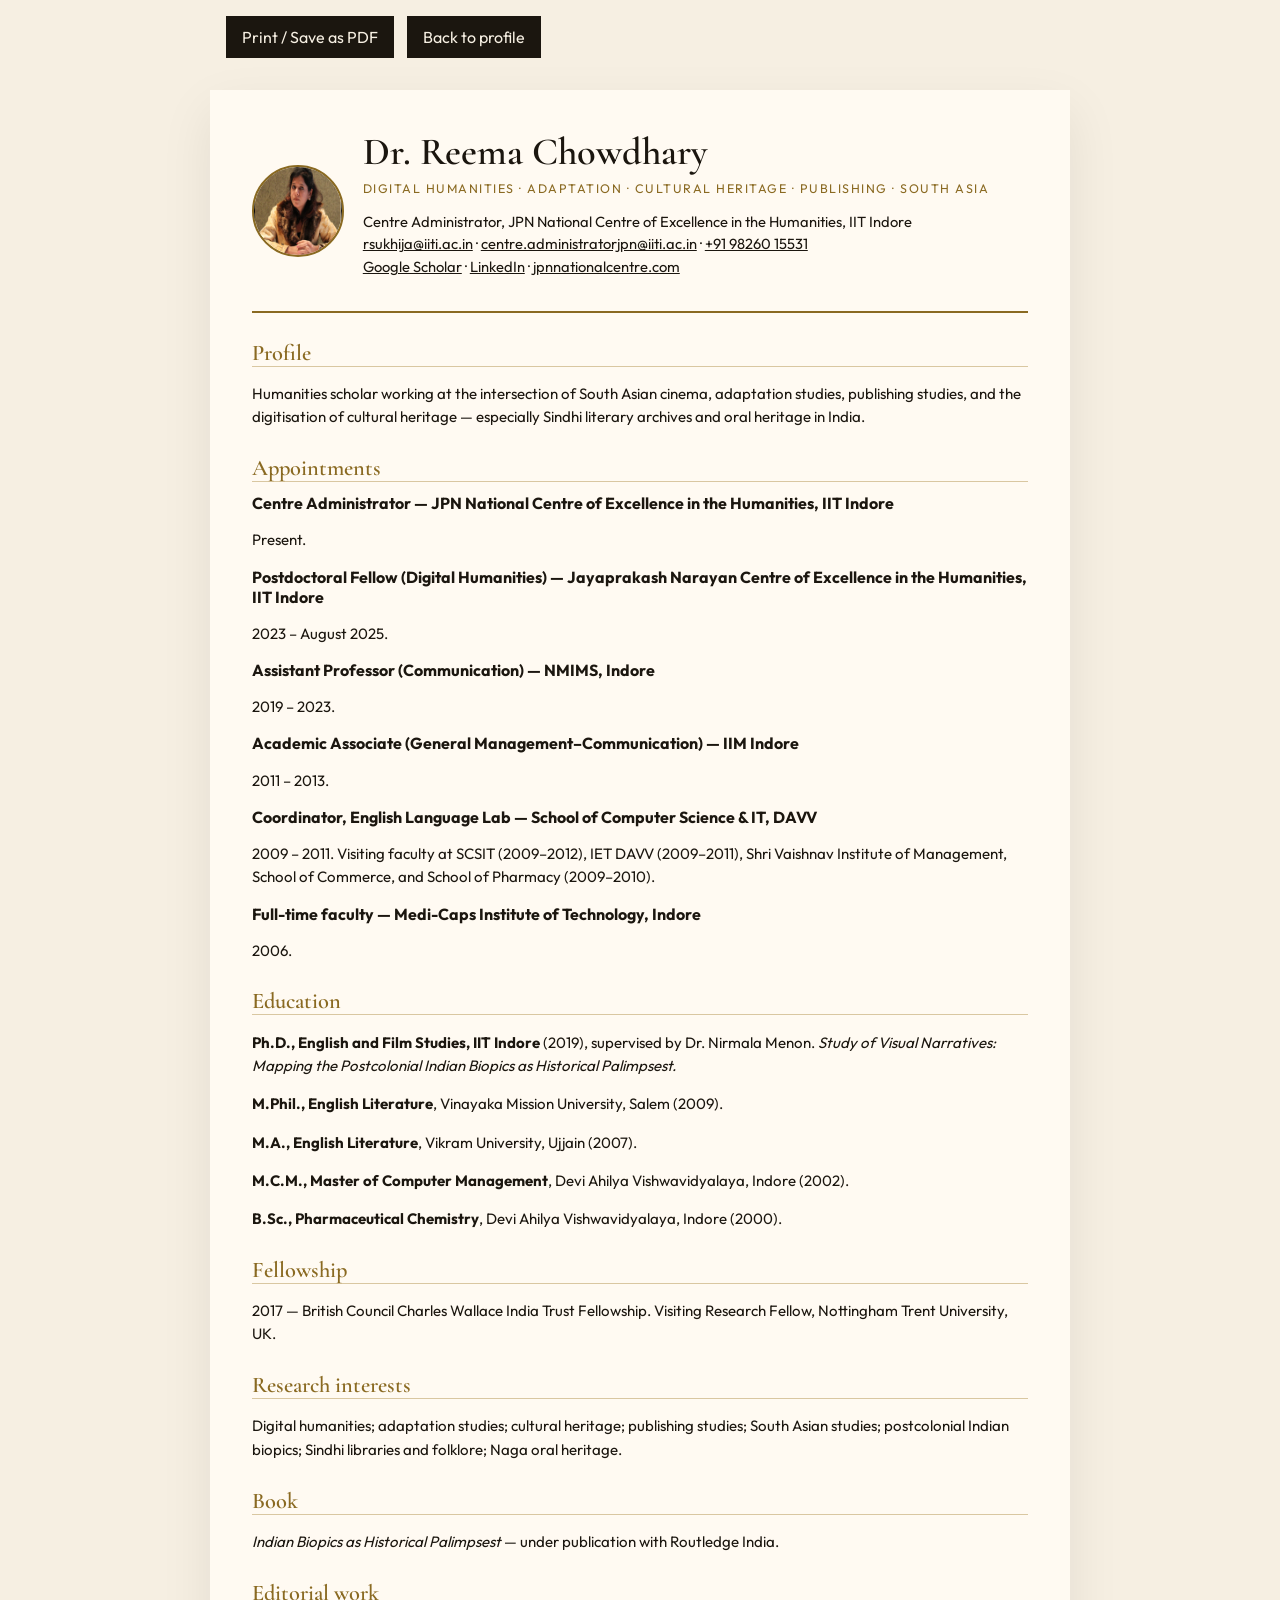
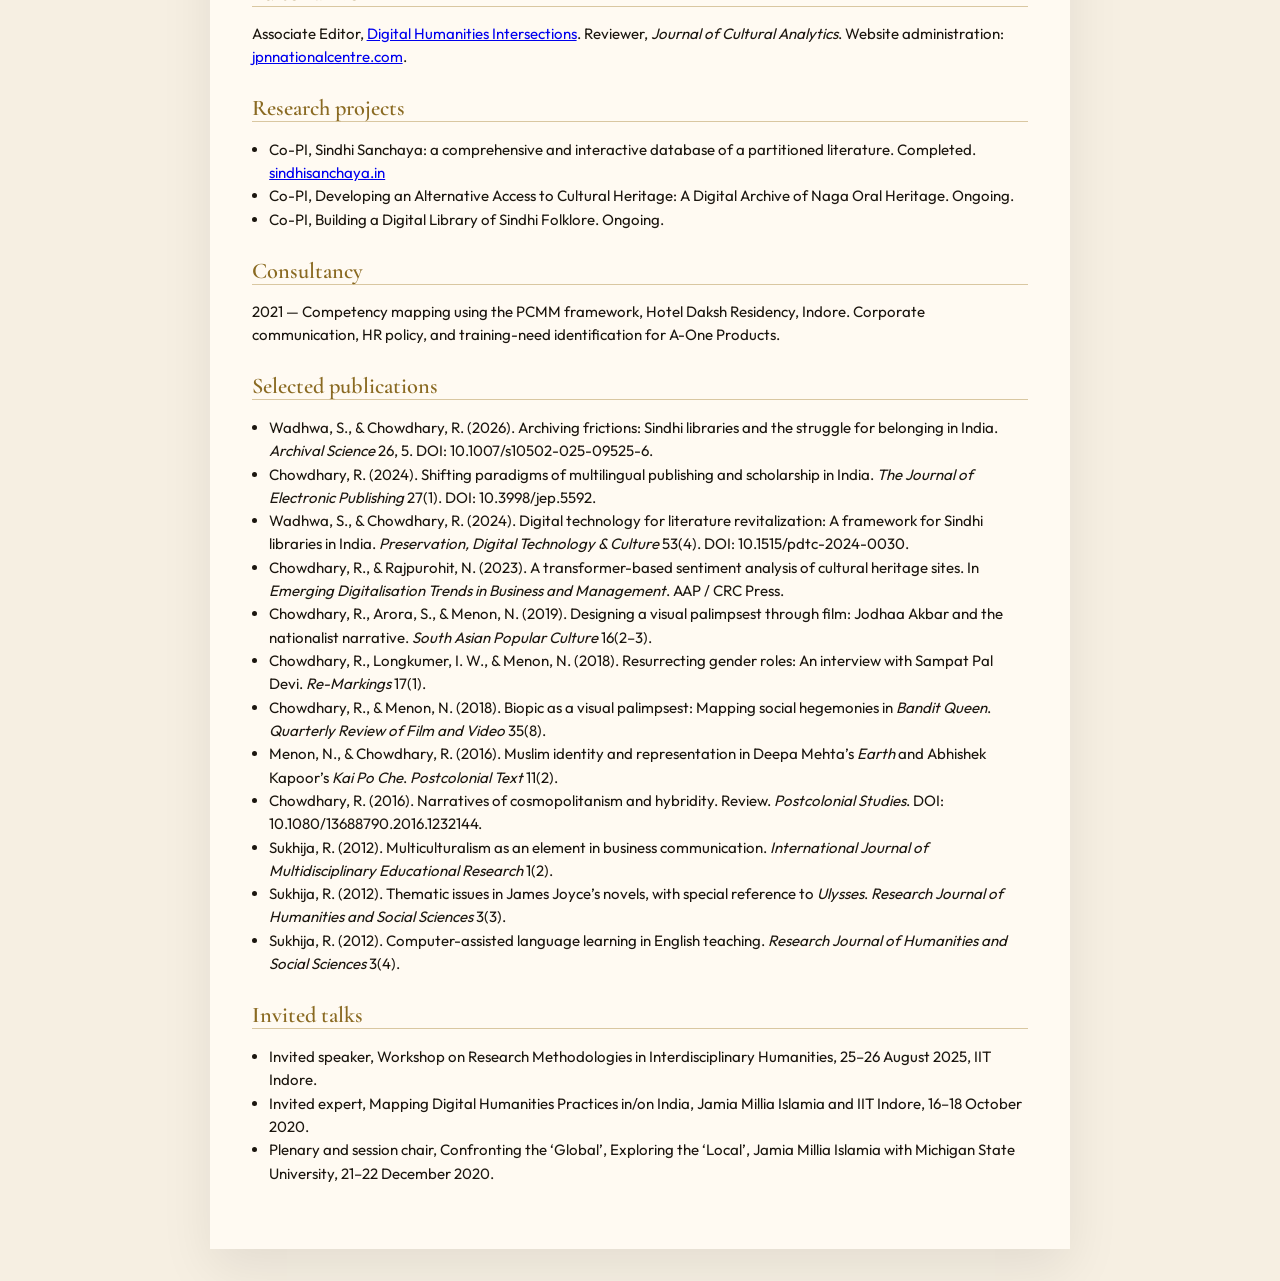
<file: resume.html>
<!DOCTYPE html>
<html lang="en">
  <head>
    <meta charset="UTF-8" />
    <meta name="viewport" content="width=device-width, initial-scale=1.0" />
    <title>Curriculum Vitae · Dr. Reema Chowdhary</title>
    <link rel="preconnect" href="https://fonts.googleapis.com" />
    <link rel="preconnect" href="https://fonts.gstatic.com" crossorigin />
    <link href="https://fonts.googleapis.com/css2?family=Cormorant+Garamond:ital,wght@0,500;0,600;1,500&family=Outfit:wght@300;400;500&display=swap" rel="stylesheet" />
    <style>
      :root { --ink:#1b160f; --gold:#8a6a22; --rule:#d9c7a1; }
      * { box-sizing: border-box; }
      body { margin: 0; color: var(--ink); font-family: Outfit, system-ui, sans-serif; background: #f6efe2; }
      .sheet { max-width: 860px; margin: 2rem auto; padding: 2.4rem 2.6rem 3rem; background: #fffaf2; box-shadow: 0 20px 50px rgba(0,0,0,.08); }
      header { display: flex; gap: 1.2rem; align-items: center; border-bottom: 2px solid var(--gold); padding-bottom: 1.1rem; }
      header img { width: 92px; height: 92px; object-fit: cover; object-position: center 15%; border-radius: 50%; border: 2px solid var(--gold); }
      h1 { font-family: "Cormorant Garamond", serif; font-size: 2.4rem; margin: 0; font-weight: 600; }
      .sub { color: var(--gold); letter-spacing: .12em; text-transform: uppercase; font-size: .78rem; margin-top: .25rem; }
      .meta { margin-top: .5rem; font-size: .92rem; }
      .meta a { color: var(--ink); }
      h2 { font-family: "Cormorant Garamond", serif; font-size: 1.4rem; color: var(--gold); border-bottom: 1px solid var(--rule); margin: 1.6rem 0 .7rem; font-weight: 600; }
      h3 { margin: .7rem 0 .2rem; font-size: 1rem; }
      p, li { line-height: 1.55; font-size: .94rem; }
      ul { padding-left: 1.1rem; }
      .actions { display: flex; gap: .8rem; margin: 1rem auto 0; max-width: 860px; padding: 0 1rem; }
      .actions a, .actions button { background: #1b160f; color: #f6efe2; border: 0; padding: .7rem 1rem; text-decoration: none; font: inherit; cursor: pointer; }
      @media print {
        body { background: #fff; }
        .actions { display: none; }
        .sheet { margin: 0; box-shadow: none; }
      }
    </style>
  </head>
  <body>
    <div class="actions">
      <button onclick="window.print()">Print / Save as PDF</button>
      <a href="index.html">Back to profile</a>
    </div>
    <article class="sheet">
      <header>
        <img src="assets/reema.jpg" alt="Dr. Reema Chowdhary" />
        <div>
          <h1>Dr. Reema Chowdhary</h1>
          <p class="sub">Digital Humanities · Adaptation · Cultural Heritage · Publishing · South Asia</p>
          <p class="meta">
            Centre Administrator, JPN National Centre of Excellence in the Humanities, IIT Indore<br />
            <a href="mailto:rsukhija@iiti.ac.in">rsukhija@iiti.ac.in</a> ·
            <a href="mailto:centre.administratorjpn@iiti.ac.in">centre.administratorjpn@iiti.ac.in</a> ·
            <a href="tel:+919826015531">+91 98260 15531</a><br />
            <a href="https://scholar.google.com/citations?hl=en&user=R5XHH7EAAAAJ">Google Scholar</a> ·
            <a href="https://www.linkedin.com/in/dr-reema-chowdhary-259bab33/">LinkedIn</a> ·
            <a href="https://jpnnationalcentre.com/">jpnnationalcentre.com</a>
          </p>
        </div>
      </header>

      <h2>Profile</h2>
      <p>Humanities scholar working at the intersection of South Asian cinema, adaptation studies, publishing studies, and the digitisation of cultural heritage — especially Sindhi literary archives and oral heritage in India.</p>

      <h2>Appointments</h2>
      <h3>Centre Administrator — JPN National Centre of Excellence in the Humanities, IIT Indore</h3>
      <p>Present.</p>
      <h3>Postdoctoral Fellow (Digital Humanities) — Jayaprakash Narayan Centre of Excellence in the Humanities, IIT Indore</h3>
      <p>2023 – August 2025.</p>
      <h3>Assistant Professor (Communication) — NMIMS, Indore</h3>
      <p>2019 – 2023.</p>
      <h3>Academic Associate (General Management–Communication) — IIM Indore</h3>
      <p>2011 – 2013.</p>
      <h3>Coordinator, English Language Lab — School of Computer Science &amp; IT, DAVV</h3>
      <p>2009 – 2011. Visiting faculty at SCSIT (2009–2012), IET DAVV (2009–2011), Shri Vaishnav Institute of Management, School of Commerce, and School of Pharmacy (2009–2010).</p>
      <h3>Full-time faculty — Medi-Caps Institute of Technology, Indore</h3>
      <p>2006.</p>

      <h2>Education</h2>
      <p><strong>Ph.D., English and Film Studies, IIT Indore</strong> (2019), supervised by Dr. Nirmala Menon. <em>Study of Visual Narratives: Mapping the Postcolonial Indian Biopics as Historical Palimpsest.</em></p>
      <p><strong>M.Phil., English Literature</strong>, Vinayaka Mission University, Salem (2009).</p>
      <p><strong>M.A., English Literature</strong>, Vikram University, Ujjain (2007).</p>
      <p><strong>M.C.M., Master of Computer Management</strong>, Devi Ahilya Vishwavidyalaya, Indore (2002).</p>
      <p><strong>B.Sc., Pharmaceutical Chemistry</strong>, Devi Ahilya Vishwavidyalaya, Indore (2000).</p>

      <h2>Fellowship</h2>
      <p>2017 — British Council Charles Wallace India Trust Fellowship. Visiting Research Fellow, Nottingham Trent University, UK.</p>

      <h2>Research interests</h2>
      <p>Digital humanities; adaptation studies; cultural heritage; publishing studies; South Asian studies; postcolonial Indian biopics; Sindhi libraries and folklore; Naga oral heritage.</p>

      <h2>Book</h2>
      <p><em>Indian Biopics as Historical Palimpsest</em> — under publication with Routledge India.</p>

      <h2>Editorial work</h2>
      <p>Associate Editor, <a href="https://dhi.iiti.ac.in/index.php/dhjournal/about/editorialTeam">Digital Humanities Intersections</a>. Reviewer, <em>Journal of Cultural Analytics</em>. Website administration: <a href="https://jpnnationalcentre.com/">jpnnationalcentre.com</a>.</p>

      <h2>Research projects</h2>
      <ul>
        <li>Co-PI, Sindhi Sanchaya: a comprehensive and interactive database of a partitioned literature. Completed. <a href="https://www.sindhisanchaya.in/">sindhisanchaya.in</a></li>
        <li>Co-PI, Developing an Alternative Access to Cultural Heritage: A Digital Archive of Naga Oral Heritage. Ongoing.</li>
        <li>Co-PI, Building a Digital Library of Sindhi Folklore. Ongoing.</li>
      </ul>

      <h2>Consultancy</h2>
      <p>2021 — Competency mapping using the PCMM framework, Hotel Daksh Residency, Indore. Corporate communication, HR policy, and training-need identification for A-One Products.</p>

      <h2>Selected publications</h2>
      <ul>
        <li>Wadhwa, S., &amp; Chowdhary, R. (2026). Archiving frictions: Sindhi libraries and the struggle for belonging in India. <em>Archival Science</em> 26, 5. DOI: 10.1007/s10502-025-09525-6.</li>
        <li>Chowdhary, R. (2024). Shifting paradigms of multilingual publishing and scholarship in India. <em>The Journal of Electronic Publishing</em> 27(1). DOI: 10.3998/jep.5592.</li>
        <li>Wadhwa, S., &amp; Chowdhary, R. (2024). Digital technology for literature revitalization: A framework for Sindhi libraries in India. <em>Preservation, Digital Technology &amp; Culture</em> 53(4). DOI: 10.1515/pdtc-2024-0030.</li>
        <li>Chowdhary, R., &amp; Rajpurohit, N. (2023). A transformer-based sentiment analysis of cultural heritage sites. In <em>Emerging Digitalisation Trends in Business and Management</em>. AAP / CRC Press.</li>
        <li>Chowdhary, R., Arora, S., &amp; Menon, N. (2019). Designing a visual palimpsest through film: Jodhaa Akbar and the nationalist narrative. <em>South Asian Popular Culture</em> 16(2–3).</li>
        <li>Chowdhary, R., Longkumer, I. W., &amp; Menon, N. (2018). Resurrecting gender roles: An interview with Sampat Pal Devi. <em>Re-Markings</em> 17(1).</li>
        <li>Chowdhary, R., &amp; Menon, N. (2018). Biopic as a visual palimpsest: Mapping social hegemonies in <em>Bandit Queen</em>. <em>Quarterly Review of Film and Video</em> 35(8).</li>
        <li>Menon, N., &amp; Chowdhary, R. (2016). Muslim identity and representation in Deepa Mehta’s <em>Earth</em> and Abhishek Kapoor’s <em>Kai Po Che</em>. <em>Postcolonial Text</em> 11(2).</li>
        <li>Chowdhary, R. (2016). Narratives of cosmopolitanism and hybridity. Review. <em>Postcolonial Studies</em>. DOI: 10.1080/13688790.2016.1232144.</li>
        <li>Sukhija, R. (2012). Multiculturalism as an element in business communication. <em>International Journal of Multidisciplinary Educational Research</em> 1(2).</li>
        <li>Sukhija, R. (2012). Thematic issues in James Joyce’s novels, with special reference to <em>Ulysses</em>. <em>Research Journal of Humanities and Social Sciences</em> 3(3).</li>
        <li>Sukhija, R. (2012). Computer-assisted language learning in English teaching. <em>Research Journal of Humanities and Social Sciences</em> 3(4).</li>
      </ul>

      <h2>Invited talks</h2>
      <ul>
        <li>Invited speaker, Workshop on Research Methodologies in Interdisciplinary Humanities, 25–26 August 2025, IIT Indore.</li>
        <li>Invited expert, Mapping Digital Humanities Practices in/on India, Jamia Millia Islamia and IIT Indore, 16–18 October 2020.</li>
        <li>Plenary and session chair, Confronting the ‘Global’, Exploring the ‘Local’, Jamia Millia Islamia with Michigan State University, 21–22 December 2020.</li>
      </ul>
    </article>
  </body>
</html>
</file>
<file: css/styles.css>
:root {
  --ink: #2a241c;
  --page: #f7f2e8;
  --vault: #fffaf3;
  --indigo: #efe6d4;
  --parchment: #3a3228;
  --cream: #2a241c;
  --gold: #8a6420;
  --gold-deep: #6d4e16;
  --madder: #8c3b2c;
  --teal: #2c5c55;
  --mist: rgba(42, 36, 28, 0.78);
  --nav: 84px;
  --ease: cubic-bezier(0.22, 1, 0.36, 1);
  --serif: "Cormorant Garamond", "Times New Roman", serif;
  --sans: "Outfit", system-ui, sans-serif;
  --dev: "Tiro Devanagari Hindi", serif;
}

*,
*::before,
*::after {
  box-sizing: border-box;
}

html {
  scroll-behavior: smooth;
}

body {
  margin: 0;
  color: var(--cream);
  font-family: var(--sans);
  background: var(--page);
  overflow-x: hidden;
  cursor: url("data:image/svg+xml;utf8,<svg xmlns='http://www.w3.org/2000/svg' width='18' height='18'><circle cx='9' cy='9' r='7' fill='none' stroke='%23d4b15a' stroke-width='1.2'/><circle cx='9' cy='9' r='1.6' fill='%23d4b15a'/></svg>") 9 9, auto;
}

img {
  max-width: 100%;
  display: block;
}

a {
  color: inherit;
}

::selection {
  background: #e6d3a2;
  color: var(--ink);
}

.grain,
.textile-wash,
#dust {
  pointer-events: none;
}

.grain {
  position: fixed;
  inset: 0;
  z-index: 40;
  opacity: 0.08;
  mix-blend-mode: overlay;
  background-image: url("../assets/folklore-overlay.png");
  background-size: cover;
  animation: grain 12s steps(6) infinite;
}

@keyframes grain {
  0%,
  100% { transform: translate(0); }
  20% { transform: translate(-1%, 0.6%); }
  40% { transform: translate(0.8%, -0.4%); }
  60% { transform: translate(-0.4%, 0.8%); }
  80% { transform: translate(0.6%, -0.7%); }
}

.textile-wash {
  position: fixed;
  inset: 0;
  z-index: 0;
  background:
    linear-gradient(180deg, rgba(247, 242, 232, 0.9), rgba(243, 234, 220, 0.94)),
    url("../assets/heritage-textile-bg.png") center/cover;
  opacity: 0.55;
}

#dust {
  position: fixed;
  inset: 0;
  z-index: 30;
}

.navbar {
  position: fixed;
  top: 0;
  left: 0;
  right: 0;
  z-index: 70;
  min-height: var(--nav);
  display: flex;
  align-items: center;
  justify-content: space-between;
  gap: 1rem;
  padding: 0.55rem 1.4rem;
  background: rgba(247, 242, 232, 0.94);
  backdrop-filter: blur(18px);
  border-bottom: 1px solid rgba(212, 177, 90, 0.2);
}

.brand {
  display: flex;
  align-items: center;
  gap: 0.75rem;
  text-decoration: none;
  min-width: max-content;
}

.brand img {
  width: 46px;
  height: 46px;
  border-radius: 50%;
  object-fit: cover;
  object-position: center 18%;
  border: 1px solid var(--gold);
  box-shadow: 0 0 0 3px rgba(212, 177, 90, 0.18);
}

.brand strong {
  display: block;
  font-family: var(--serif);
  font-size: 1.05rem;
  font-weight: 600;
  letter-spacing: 0.02em;
}

.brand small {
  display: block;
  color: var(--gold);
  letter-spacing: 0.16em;
  text-transform: uppercase;
  font-size: 0.58rem;
}

.nav-links {
  display: flex;
  align-items: center;
  gap: 0.15rem;
  flex-wrap: wrap;
  justify-content: flex-end;
}

.nav-item {
  position: relative;
}

.nav-item > a {
  display: block;
  text-decoration: none;
  padding: 0.55rem 0.48rem;
  font-size: 0.68rem;
  letter-spacing: 0.06em;
  text-transform: uppercase;
  color: var(--parchment);
  white-space: nowrap;
}

.nav-item > a:hover,
.nav-item > a.is-on {
  color: var(--gold);
}

.drop {
  display: none;
  position: absolute;
  top: 100%;
  left: 0;
  min-width: 240px;
  padding: 0.55rem 0;
  background: #fffaf3;
  border: 1px solid rgba(138, 100, 32, 0.28);
  box-shadow: 0 18px 40px rgba(42, 36, 28, 0.12);
}

.drop a {
  display: block;
  padding: 0.55rem 1rem;
  text-decoration: none;
  font-size: 0.82rem;
  color: var(--mist);
}

.drop a:hover {
  color: var(--gold);
  background: rgba(212, 177, 90, 0.08);
}

.drop-label {
  margin: 0.15rem 0 0.1rem;
  padding: 0.45rem 1rem 0.15rem;
  font-size: 0.68rem;
  letter-spacing: 0.14em;
  text-transform: uppercase;
  color: var(--gold);
}

.drop a.sub {
  padding-left: 1.55rem;
  font-size: 0.78rem;
}

.nav-item.has-drop:hover .drop,
.nav-item.has-drop:focus-within .drop {
  display: block;
}

.menu-toggle {
  display: none;
  background: none;
  border: 0;
  width: 36px;
  height: 22px;
  position: relative;
}

.menu-toggle span {
  position: absolute;
  left: 0;
  right: 0;
  height: 1px;
  background: var(--parchment);
}

.menu-toggle span:first-child { top: 6px; }
.menu-toggle span:last-child { bottom: 6px; }

main {
  position: relative;
  z-index: 2;
}

.hero {
  min-height: 100vh;
  position: relative;
  display: grid;
  grid-template-columns: minmax(0, 1.15fr) 340px;
  align-items: center;
  gap: 4vw;
  padding: 8.2rem 7vw 4.5rem;
  overflow: hidden;
}

.hero-bg,
.hero-overlay {
  position: absolute;
  inset: -8%;
  background: url("../assets/heritage-vault-hero.png") center/cover no-repeat;
  transform: scale(1.08);
  will-change: transform;
}

.hero-overlay {
  background:
    linear-gradient(90deg, rgba(247, 242, 232, 0.92) 0%, rgba(247, 242, 232, 0.78) 52%, rgba(247, 242, 232, 0.9) 100%),
    url("../assets/folklore-overlay.png") center/cover;
  mix-blend-mode: normal;
}

.hero-frame {
  position: relative;
  max-width: 760px;
  z-index: 2;
}

.hero-portrait {
  position: relative;
  z-index: 2;
  margin: 0;
  justify-self: center;
  align-self: center;
  width: 300px;
  text-align: center;
}

.portrait-ring {
  width: 300px;
  height: 300px;
  margin: 0 auto;
  padding: 7px;
  border-radius: 50%;
  background:
    radial-gradient(circle at 30% 20%, rgba(244, 230, 200, 0.35), transparent 42%),
    linear-gradient(145deg, #f3e2b0, #a98432 42%, #6e5418 78%, #e8d08a);
  box-shadow:
    0 0 0 1px rgba(138, 100, 32, 0.35),
    0 18px 40px rgba(42, 36, 28, 0.16);
}

.portrait-ring img {
  width: 100%;
  height: 100%;
  display: block;
  border-radius: 50%;
  object-fit: cover;
  object-position: center 16%;
  filter: saturate(0.95) contrast(1.04);
  background: #1a1510;
}

.hero-portrait figcaption {
  margin-top: 0.9rem;
  letter-spacing: 0.18em;
  text-transform: uppercase;
  font-size: 0.68rem;
  color: var(--gold);
}

.hero-kicker {
  display: flex;
  align-items: flex-start;
  gap: 0.7rem;
  margin: 0.2rem 0 1.6rem;
  letter-spacing: 0.18em;
  text-transform: uppercase;
  font-size: 0.72rem;
  color: var(--gold);
  max-width: 40rem;
}

.kicker-lines {
  display: flex;
  flex-direction: column;
  gap: 0.45rem;
}

.hero-kicker .dot {
  margin-top: 0.28rem;
  flex: none;
}

.dot {
  width: 8px;
  height: 8px;
  border-radius: 50%;
  background: var(--madder);
  box-shadow: 0 0 12px var(--madder);
}

.hero-name {
  margin: 0.35rem 0 1rem;
  font-family: var(--serif);
  font-weight: 500;
  line-height: 0.95;
}

.hero-name .honorific {
  display: block;
  font-size: 1.15rem;
  letter-spacing: 0.42em;
  text-transform: uppercase;
  color: var(--gold);
  font-weight: 500;
  margin-bottom: 0.25rem;
}

.hero-name .given,
.hero-name .surname {
  display: block;
  font-size: clamp(3rem, 6.6vw, 5.1rem);
  letter-spacing: 0.015em;
  color: var(--cream);
}

.hero-lead {
  max-width: 42rem;
  font-size: 1.12rem;
  line-height: 1.7;
  color: var(--mist);
  font-weight: 300;
}

.hero-meta {
  display: flex;
  flex-wrap: wrap;
  gap: 0.55rem;
  margin: 1.6rem 0 1.8rem;
}

.hero-meta span {
  border: 1px solid rgba(212, 177, 90, 0.35);
  padding: 0.35rem 0.75rem;
  font-size: 0.75rem;
  letter-spacing: 0.08em;
  text-transform: uppercase;
  color: var(--parchment);
}

.hero-actions {
  display: flex;
  flex-wrap: wrap;
  gap: 0.9rem;
}

.btn {
  text-decoration: none;
  padding: 0.9rem 1.35rem;
  font-size: 0.78rem;
  letter-spacing: 0.18em;
  text-transform: uppercase;
  border: 1px solid var(--gold);
  transition: 0.3s var(--ease);
}

.btn.gold {
  background: var(--gold);
  color: #fffaf3;
}

.btn.gold:hover {
  background: transparent;
  color: var(--gold);
}

.btn.ghost:hover {
  background: rgba(212, 177, 90, 0.12);
}

.hero-watermark {
  position: absolute;
  right: 4vw;
  bottom: 8vh;
  margin: 0;
  font-family: var(--dev);
  font-size: clamp(4rem, 12vw, 10rem);
  color: rgba(42, 36, 28, 0.07);
  writing-mode: vertical-rl;
  pointer-events: none;
}

.scroll-hint {
  position: absolute;
  left: 7vw;
  bottom: 1.6rem;
  display: flex;
  align-items: center;
  gap: 0.8rem;
  letter-spacing: 0.24em;
  text-transform: uppercase;
  font-size: 0.65rem;
  color: rgba(42, 36, 28, 0.55);
}

.scroll-hint i {
  width: 1px;
  height: 42px;
  background: linear-gradient(var(--gold), transparent);
  animation: drip 1.8s ease-in-out infinite;
}

@keyframes drip {
  from { transform: scaleY(0.35); opacity: 0.2; }
  to { transform: scaleY(1); opacity: 1; }
}

.metrics {
  display: grid;
  grid-template-columns: repeat(4, 1fr);
  border-top: 1px solid rgba(212, 177, 90, 0.22);
  border-bottom: 1px solid rgba(212, 177, 90, 0.22);
  background: rgba(255, 250, 243, 0.82);
  backdrop-filter: blur(12px);
}

.metric {
  padding: 1.6rem 1.8rem;
  border-right: 1px solid rgba(212, 177, 90, 0.18);
}

.metric:last-child {
  border-right: 0;
}

.metric em {
  font-family: var(--serif);
  font-style: normal;
  font-size: 3rem;
  color: var(--gold);
  line-height: 1;
}

.metric span {
  display: block;
  margin-top: 0.35rem;
  letter-spacing: 0.16em;
  text-transform: uppercase;
  font-size: 0.74rem;
}

.metric small {
  color: rgba(42, 36, 28, 0.62);
  font-size: 0.75rem;
}

.stars {
  display: flex;
  flex-wrap: wrap;
  gap: 6px;
  max-width: 180px;
  margin-bottom: 0.7rem;
}

.stars i {
  width: 8px;
  height: 8px;
  border-radius: 50%;
  background: var(--gold);
  opacity: 0.28;
  box-shadow: 0 0 8px rgba(212, 177, 90, 0.4);
}

.stars i.on {
  opacity: 1;
}

.folio {
  padding: 6.5rem 7vw 2rem;
  position: relative;
  scroll-margin-top: 96px;
}

.folio-index span {
  letter-spacing: 0.32em;
  text-transform: uppercase;
  font-size: 0.72rem;
  color: var(--gold);
}

.folio-index h2 {
  margin: 0.3rem 0 0.2rem;
  font-family: var(--serif);
  font-weight: 500;
  font-size: clamp(2.4rem, 5vw, 4.4rem);
}

.folio-index .dev {
  margin: 0 0 2.4rem;
  font-family: var(--dev);
  color: rgba(42, 36, 28, 0.62);
}

.about-grid {
  display: grid;
  grid-template-columns: 0.9fr 1.1fr;
  gap: 3rem;
  align-items: start;
}

.about-plate {
  margin: 0;
  position: sticky;
  top: 6.5rem;
  justify-self: center;
  text-align: center;
}

.about-plate .portrait-ring {
  width: 280px;
  height: 280px;
}

.about-plate figcaption {
  margin-top: 0.9rem;
  letter-spacing: 0.18em;
  text-transform: uppercase;
  font-size: 0.7rem;
  color: var(--gold);
}

.about-copy p {
  font-size: 1.05rem;
  line-height: 1.85;
  color: var(--mist);
}

.about-copy .bio-lead {
  font-family: var(--serif);
  font-size: 1.65rem;
  line-height: 1.35;
  color: var(--ink);
  margin-top: 0;
}

.about-copy .drop::first-letter {
  font-family: var(--serif);
  float: left;
  font-size: 3.6rem;
  line-height: 0.75;
  padding-right: 0.4rem;
  color: var(--gold);
}

.courses-block {
  margin: 0 0 1.8rem;
  scroll-margin-top: 96px;
}

.courses-block h3 {
  margin: 0 0 0.9rem;
  font-family: var(--serif);
  font-size: 1.7rem;
  font-weight: 500;
}

.chips {
  list-style: none;
  padding: 0;
  display: flex;
  flex-wrap: wrap;
  gap: 0.55rem;
  margin: 0;
}

.chips li {
  padding: 0.4rem 0.75rem;
  background: rgba(62, 111, 104, 0.18);
  border: 1px solid rgba(62, 111, 104, 0.45);
  font-size: 0.78rem;
}

.threads {
  display: grid;
  grid-template-columns: 1fr 1fr;
  gap: 1.2rem;
}

.thread {
  min-height: 240px;
  padding: 1.8rem;
  background:
    linear-gradient(180deg, rgba(255, 250, 243, 0.95), rgba(247, 240, 226, 0.9));
  border: 1px solid rgba(212, 177, 90, 0.18);
  position: relative;
  overflow: hidden;
  transition: transform 0.4s var(--ease), border-color 0.4s;
}

.thread:hover {
  transform: translateY(-6px);
  border-color: var(--gold);
}

.thread::after {
  content: "";
  position: absolute;
  inset: auto -20% -40% auto;
  width: 180px;
  height: 180px;
  background: radial-gradient(circle, rgba(154, 61, 47, 0.28), transparent 70%);
}

.thread-no {
  font-family: var(--serif);
  font-size: 2rem;
  color: var(--gold);
}

.thread h3 {
  font-family: var(--serif);
  font-size: 1.7rem;
  font-weight: 500;
  margin: 0.3rem 0 0.8rem;
}

.thread p {
  color: var(--mist);
  line-height: 1.7;
  margin: 0;
}

.works-toolbar {
  display: flex;
  flex-wrap: wrap;
  gap: 0.6rem;
  margin-bottom: 1.6rem;
  scroll-margin-top: 96px;
}

.filter {
  background: transparent;
  color: var(--parchment);
  border: 1px solid rgba(212, 177, 90, 0.3);
  padding: 0.55rem 0.95rem;
  letter-spacing: 0.14em;
  text-transform: uppercase;
  font-size: 0.68rem;
  font-family: inherit;
  cursor: pointer;
}

.filter.is-on,
.filter:hover {
  background: var(--gold);
  color: #fffaf3;
}

.catalogue {
  display: grid;
  grid-template-columns: repeat(12, 1fr);
  gap: 1rem;
}

.card {
  grid-column: span 4;
  padding: 1.35rem 1.35rem 1.2rem;
  background: linear-gradient(180deg, #f6ead0, #ead6b0);
  color: #2a2116;
  clip-path: polygon(0 0, 100% 0, 100% 92%, 94% 100%, 0 100%);
  position: relative;
  box-shadow: 0 16px 40px rgba(0, 0, 0, 0.28);
  animation: rise 0.7s var(--ease) both;
  animation-delay: calc(var(--i) * 40ms);
}

.card.featured {
  grid-column: span 6;
}

.card::before {
  content: "";
  position: absolute;
  top: 16px;
  right: 16px;
  width: 14px;
  height: 14px;
  border-radius: 50%;
  background: #c9b48a;
  box-shadow: inset 0 0 0 4px #efe0c2;
}

.card header {
  display: flex;
  justify-content: space-between;
  font-size: 0.72rem;
  letter-spacing: 0.16em;
  text-transform: uppercase;
  color: var(--madder);
}

.card h3 {
  font-family: var(--serif);
  font-size: 1.35rem;
  line-height: 1.25;
  margin: 0.7rem 0 0.5rem;
}

.venue,
.authors,
.blurb {
  margin: 0.2rem 0;
  font-size: 0.88rem;
}

.blurb {
  margin-top: 0.7rem;
  color: #5a4a34;
}

.card-link {
  display: inline-block;
  margin-top: 0.8rem;
  font-size: 0.72rem;
  letter-spacing: 0.12em;
  text-transform: uppercase;
  color: #6b4b16;
}

.card.is-hidden {
  display: none;
}

@keyframes rise {
  from {
    opacity: 0;
    transform: translateY(16px);
  }
}

.works-note {
  margin-top: 1.5rem;
  color: rgba(42, 36, 28, 0.62);
  font-size: 0.88rem;
}

.works-note a {
  color: var(--gold);
}

.heritage {
  background:
    linear-gradient(180deg, rgba(247, 242, 232, 0.88), rgba(239, 230, 212, 0.92)),
    url("../assets/heritage-textile-bg.png") center/cover;
}

.heritage-banner {
  max-width: 52rem;
  font-size: 1.25rem;
  line-height: 1.7;
  color: var(--parchment);
  border-left: 2px solid var(--gold);
  padding-left: 1.2rem;
  margin-bottom: 2rem;
}

.heritage-grid {
  display: grid;
  grid-template-columns: repeat(4, 1fr);
  gap: 1rem;
}

.heritage-grid.cols-3 {
  grid-template-columns: repeat(3, 1fr);
}

.heritage-grid article {
  padding: 1.5rem;
  min-height: 260px;
  background: rgba(255, 250, 243, 0.86);
  border: 1px solid rgba(212, 177, 90, 0.22);
}

.heritage-grid h3 {
  font-family: var(--serif);
  font-size: 1.5rem;
  font-weight: 500;
  margin-top: 0;
}

.heritage-grid p {
  color: var(--mist);
  line-height: 1.7;
}

.path {
  list-style: none;
  padding: 0;
  margin: 0;
  border-left: 1px dashed rgba(212, 177, 90, 0.4);
}

.path li {
  display: grid;
  grid-template-columns: 160px 1fr;
  gap: 1.5rem;
  padding: 0 0 2.2rem 1.6rem;
  position: relative;
}

.path li::before {
  content: "";
  position: absolute;
  left: -5px;
  top: 0.35rem;
  width: 9px;
  height: 9px;
  border-radius: 50%;
  background: var(--gold);
}

.path time {
  color: var(--gold);
  letter-spacing: 0.12em;
  text-transform: uppercase;
  font-size: 0.78rem;
}

.path h3 {
  margin: 0 0 0.35rem;
  font-family: var(--serif);
  font-size: 1.55rem;
  font-weight: 500;
}

.path p {
  margin: 0;
  color: var(--mist);
  line-height: 1.7;
}

.letter-wrap {
  padding: 2.4rem;
  background:
    linear-gradient(180deg, rgba(255, 250, 243, 0.96), rgba(247, 240, 226, 0.9));
  border: 1px solid rgba(212, 177, 90, 0.25);
  position: relative;
}

.letter-seal {
  width: 92px;
  height: 92px;
  border-radius: 50%;
  object-fit: cover;
  object-position: center 18%;
  position: absolute;
  top: -36px;
  right: 28px;
  border: 1px solid var(--gold);
  box-shadow: 0 10px 30px rgba(0, 0, 0, 0.35);
}

.letter-wrap blockquote {
  margin: 1.2rem 0 1.8rem;
  font-family: var(--serif);
  font-size: 1.55rem;
  line-height: 1.55;
  font-style: italic;
}

.contacts {
  display: grid;
  gap: 0.55rem;
}

.contacts a {
  color: var(--gold);
  text-decoration: none;
  letter-spacing: 0.04em;
}

.contacts a:hover {
  text-decoration: underline;
}

.split-block {
  margin-top: 3.2rem;
  scroll-margin-top: 96px;
}

.split-block > h3 {
  font-family: var(--serif);
  font-size: 2rem;
  font-weight: 500;
  margin: 0 0 1.2rem;
}

.honor-grid {
  display: grid;
  grid-template-columns: 1fr 1fr;
  gap: 1rem;
}

.honor-grid article,
.plain-list {
  padding: 1.2rem 1.3rem;
  border: 1px solid rgba(212, 177, 90, 0.2);
  background: rgba(255, 250, 243, 0.8);
}

.honor-grid h4 {
  margin: 0 0 0.4rem;
  font-family: var(--serif);
  font-size: 1.3rem;
  font-weight: 500;
  color: var(--gold);
}

.honor-grid p,
.plain-list {
  margin: 0;
  color: var(--mist);
  line-height: 1.7;
}

.plain-list {
  list-style: none;
  display: grid;
  gap: 0.7rem;
}

.plain-list a,
.heritage-grid a,
.honor-grid a,
.news-list a {
  color: var(--gold-deep);
}

.news-list {
  display: grid;
  gap: 1.2rem;
  margin-bottom: 2rem;
}

.news-list article {
  display: grid;
  grid-template-columns: 90px 1fr;
  gap: 1rem;
  padding-bottom: 1.1rem;
  border-bottom: 1px solid rgba(212, 177, 90, 0.16);
}

.news-list time {
  color: var(--gold);
  letter-spacing: 0.12em;
  text-transform: uppercase;
  font-size: 0.78rem;
}

.news-list h3 {
  margin: 0 0 0.35rem;
  font-family: var(--serif);
  font-size: 1.45rem;
  font-weight: 500;
}

.news-list p {
  margin: 0;
  color: var(--mist);
  line-height: 1.7;
}

.gallery {
  display: grid;
  grid-template-columns: repeat(4, 1fr);
  gap: 0.8rem;
}

.gallery figure {
  margin: 0;
}

.gallery img {
  width: 100%;
  height: 180px;
  object-fit: cover;
  border: 1px solid rgba(212, 177, 90, 0.25);
}

.gallery figcaption {
  margin-top: 0.4rem;
  font-size: 0.7rem;
  letter-spacing: 0.14em;
  text-transform: uppercase;
  color: var(--gold);
}

.contact-grid {
  display: grid;
  grid-template-columns: minmax(0, 46rem);
  gap: 2rem;
  align-items: start;
}

.mail-form {
  display: grid;
  gap: 0.85rem;
  padding: 1.6rem;
  border: 1px solid rgba(212, 177, 90, 0.25);
  background: rgba(255, 250, 243, 0.88);
}

.mail-form label {
  display: grid;
  gap: 0.35rem;
  font-size: 0.78rem;
  letter-spacing: 0.12em;
  text-transform: uppercase;
  color: var(--gold);
}

.mail-form input,
.mail-form textarea {
  background: #fffaf3;
  border: 1px solid rgba(138, 100, 32, 0.28);
  color: var(--ink);
  padding: 0.7rem 0.8rem;
  font-family: inherit;
  font-size: 0.95rem;
}

.form-note {
  margin: 0;
  color: rgba(42, 36, 28, 0.62);
  font-size: 0.78rem;
}

#highlights,
#education,
#honors,
#service,
#mentorship,
#pedagogy,
#collaborations,
#gallery {
  scroll-margin-top: 96px;
}

.colophon {
  padding: 2.4rem 7vw 3rem;
  border-top: 1px solid rgba(212, 177, 90, 0.2);
  color: rgba(42, 36, 28, 0.62);
  font-size: 0.82rem;
}

@media (max-width: 1180px) {
  .nav-item > a {
    padding: 0.5rem 0.48rem;
    font-size: 0.66rem;
  }
}

@media (max-width: 1080px) {
  .metrics,
  .heritage-grid,
  .heritage-grid.cols-3,
  .honor-grid,
  .gallery,
  .contact-grid {
    grid-template-columns: 1fr 1fr;
  }

  .card,
  .card.featured {
    grid-column: span 6;
  }

  .about-grid,
  .threads,
  .hero {
    grid-template-columns: 1fr;
  }

  .about-plate,
  .hero-portrait {
    position: static;
    justify-self: center;
    width: 280px;
  }

  .hero-name .given,
  .hero-name .surname {
    white-space: normal;
  }
}

@media (max-width: 1200px) {
  .menu-toggle {
    display: block;
  }

  .nav-links {
    display: none;
    position: absolute;
    top: var(--nav);
    left: 0;
    right: 0;
    background: #f7f2e8;
    padding: 0.8rem 1.2rem 1.4rem;
    flex-direction: column;
    align-items: stretch;
    max-height: calc(100vh - var(--nav));
    overflow: auto;
  }

  .nav-links.is-open {
    display: flex;
  }

  .nav-item.has-drop .drop {
    position: static;
    display: none;
    border: 0;
    box-shadow: none;
    background: transparent;
    padding: 0 0 0.4rem 0.8rem;
  }

  .nav-item.has-drop.is-open .drop {
    display: block;
  }

  .hero {
    padding: 7.2rem 1.3rem 3.2rem;
  }
}

@media (max-width: 760px) {
  .metrics,
  .heritage-grid,
  .heritage-grid.cols-3,
  .catalogue,
  .honor-grid,
  .gallery,
  .contact-grid {
    grid-template-columns: 1fr;
  }

  .card,
  .card.featured {
    grid-column: span 1;
  }

  .path li,
  .news-list article {
    grid-template-columns: 1fr;
    gap: 0.3rem;
  }

  .folio {
    padding: 4.2rem 1.3rem 1.4rem;
  }

  .colophon {
    padding: 1.6rem 1.3rem 2.4rem;
  }

  .about-plate .portrait-ring,
  .hero-portrait .portrait-ring {
    width: 240px;
    height: 240px;
  }

  .hero-portrait,
  .about-plate {
    width: 240px;
  }

  .brand small {
    display: none;
  }
}
</file>
